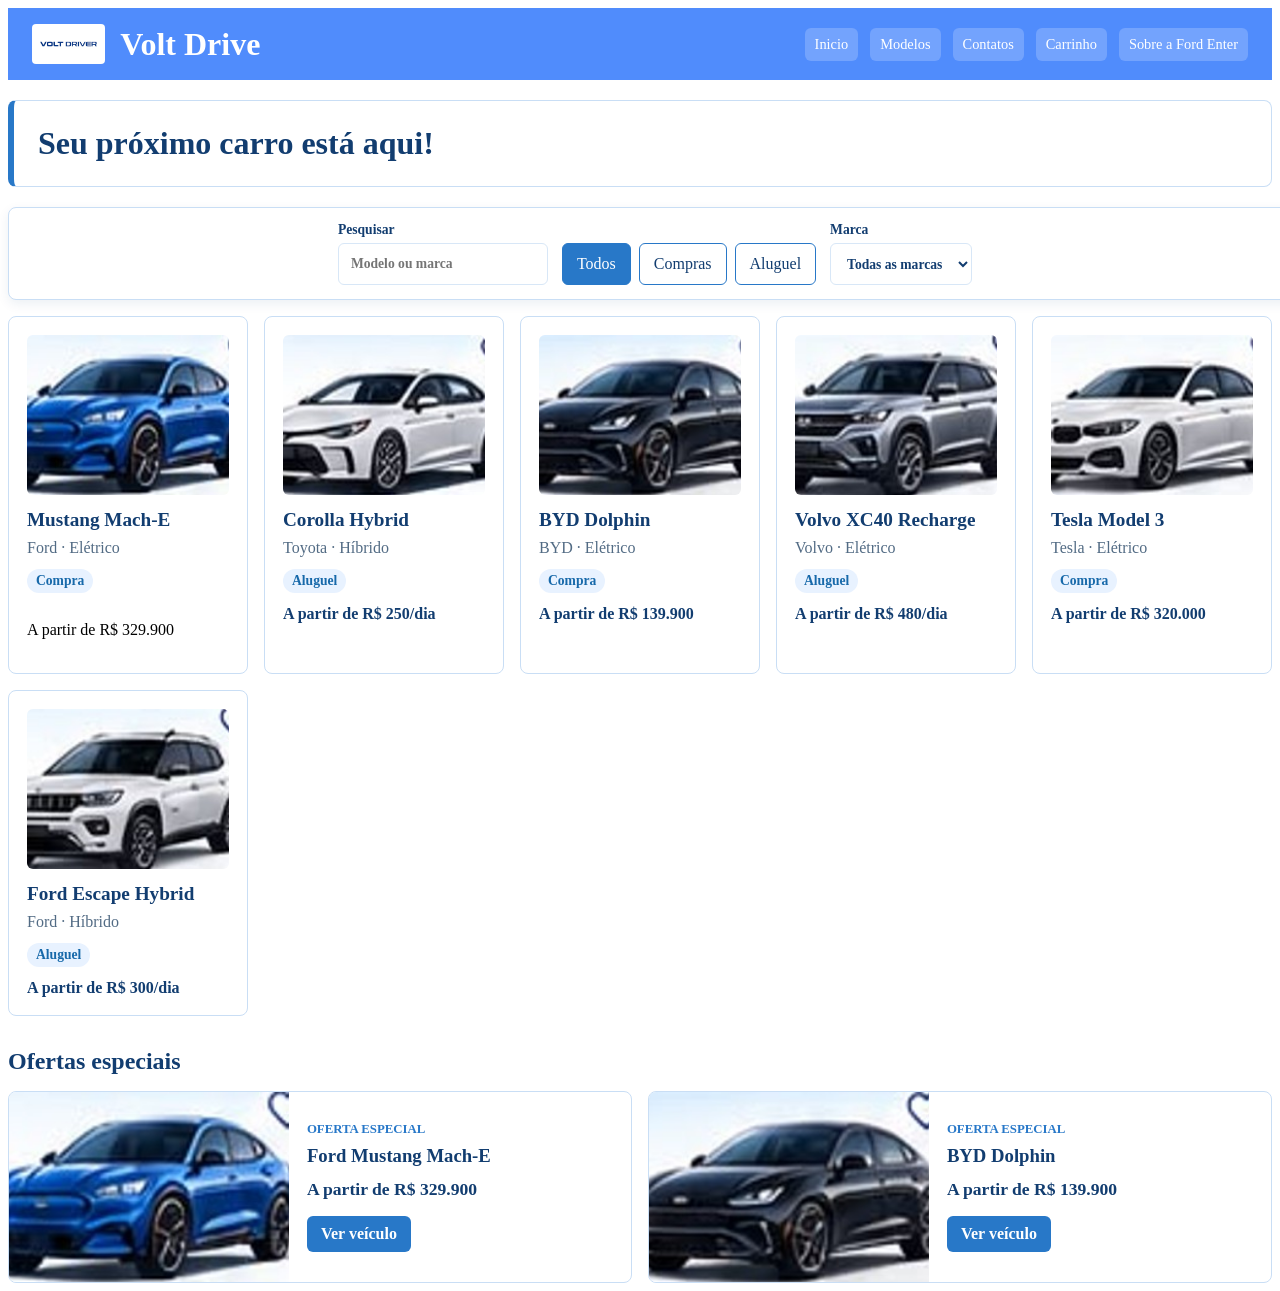
<file: index.html>
<!DOCTYPE html>
<html lang="pt-BR">
<head>
    <meta charset="UTF-8">
    <meta name="viewport" content="width=device-width, initial-scale=1.0">
    <link rel="stylesheet" href="home.css">
    <title>Ecomerce de Veículos Hibridos e Elétricos</title>
</head>

<body>
    <!-- Cabeçalho -->
        <section class="welcome-card">
            <div class="links">
                <header style="display: flex; align-items: center; gap: 15px;">
                    <!-- Seu Logotipo -->
                    <img src="logotipo.jpg" alt="Logo Volt Drive" style="height: 40px; border-radius: 4px;">
                    <h1 id="titulo">Volt Drive</h1>
                </header>


            <nav class="menu-principal">
                <a href="index.html" class="active">Inicio</a>
                <a href="modelos.html" class="active">Modelos</a>
                <a href="contatos.html" class="active">Contatos</a>
                <a href="carrinho.html" class="active">Carrinho</a>
                <a href="sobre_ford.html" class="active">Sobre a Ford Enter</a>
            </nav>
            </div>

            <div class="menuprimeira-linha">
                <div class="propaganda">
                    <h2>Seu próximo carro está aqui!</h2>
                </div>
            </div>

            <form class="menu-segunda-linha" role="search" aria-label="Filtrar veículos">
                <label class="campo-pesquisa">
                    <span>Pesquisar</span>
                    <input id="pesquisa-veiculos" type="search" placeholder="Modelo ou marca" autocomplete="off">
                </label>

                <div class="filtros-tipo" role="group" aria-label="Tipo de anúncio">
                    <button class="filtro-tipo ativo" type="button" data-filter="todos" aria-pressed="true">Todos</button>
                    <button class="filtro-tipo" type="button" data-filter="compra" aria-pressed="false">Compras</button>
                    <button class="filtro-tipo" type="button" data-filter="aluguel" aria-pressed="false">Aluguel</button>
                </div>

                <label class="campo-marca">
                    <span>Marca</span>
                    <select id="filtro-marca">
                        <option value="todas">Todas as marcas</option>
                        <option value="BYD">BYD</option>
                        <option value="Ford">Ford</option>
                        <option value="Tesla">Tesla</option>
                        <option value="Toyota">Toyota</option>
                        <option value="Volvo">Volvo</option>
                    </select>
                </label>
            </form>

            <p class="resultado-busca" id="resultado-busca" aria-live="polite"></p>

            <div class="carrinhos" id="lista-veiculos">
                <article class="card" id="mustang-mach-e" data-tipo="compra" data-marca="Ford">
                    <img class="imagem-veiculo" src="imagens/mustang-mach-e.jpg" alt="Ford Mustang Mach-E" loading="lazy">
                    <h2>Mustang Mach-E</h2>
                    <p class="detalhe-veiculo">Ford · Elétrico</p>
                    <p class="tipo-anuncio">Compra</p>
                    <p cl<:ass="preco-veiculo">A partir de R$ 329.900</p>
                </article>

                <article class="card" data-tipo="aluguel" data-marca="Toyota">
                    <img class="imagem-veiculo" src="imagens/corolla-hybrid.jpg" alt="Toyota Corolla Hybrid" loading="lazy">
                    <h2>Corolla Hybrid</h2>
                    <p class="detalhe-veiculo">Toyota · Híbrido</p>
                    <p class="tipo-anuncio">Aluguel</p>
                    <p class="preco-veiculo">A partir de R$ 250/dia</p>
                </article>

                <article class="card" id="byd-dolphin" data-tipo="compra" data-marca="BYD">
                    <img class="imagem-veiculo" src="imagens/byd-dolphin.jpg" alt="BYD Dolphin" loading="lazy">
                    <h2>BYD Dolphin</h2>
                    <p class="detalhe-veiculo">BYD · Elétrico</p>
                    <p class="tipo-anuncio">Compra</p>
                    <p class="preco-veiculo">A partir de R$ 139.900</p>
                </article>

                <article class="card" data-tipo="aluguel" data-marca="Volvo">
                    <img class="imagem-veiculo" src="imagens/volvo-xc40.jpg" alt="Volvo XC40 Recharge" loading="lazy">
                    <h2>Volvo XC40 Recharge</h2>
                    <p class="detalhe-veiculo">Volvo · Elétrico</p>
                    <p class="tipo-anuncio">Aluguel</p>
                    <p class="preco-veiculo">A partir de R$ 480/dia</p>
                </article>

                <article class="card" data-tipo="compra" data-marca="Tesla">
                    <img class="imagem-veiculo" src="imagens/tesla-model-3.jpg" alt="Tesla Model 3" loading="lazy">
                    <h2>Tesla Model 3</h2>
                    <p class="detalhe-veiculo">Tesla · Elétrico</p>
                    <p class="tipo-anuncio">Compra</p>
                    <p class="preco-veiculo">A partir de R$ 320.000</p>
                </article>

                <article class="card" data-tipo="aluguel" data-marca="Ford">
                    <img class="imagem-veiculo" src="imagens/ford-escape.jpg" alt="Ford Escape Hybrid" loading="lazy">
                    <h2>Ford Escape Hybrid</h2>
                    <p class="detalhe-veiculo">Ford · Híbrido</p>
                    <p class="tipo-anuncio">Aluguel</p>
                    <p class="preco-veiculo">A partir de R$ 300/dia</p>
                </article>
            </div>

            <section class="secao-promocoes" aria-labelledby="titulo-promocoes">
                <h2 id="titulo-promocoes">Ofertas especiais</h2>
                <div class="promocoes">
                    <article class="bloco-promocao">
                        <img src="imagens/mustang-mach-e.jpg" alt="Ford Mustang Mach-E azul" loading="lazy">
                        <div class="detalhes-promocao">
                            <p class="selo-promocao">Oferta especial</p>
                            <h3>Ford Mustang Mach-E</h3>
                            <p class="preco-promocional">A partir de R$ 329.900</p>
                            <a href="#mustang-mach-e">Ver veículo</a>
                        </div>
                    </article>

                    <article class="bloco-promocao">
                        <img src="imagens/byd-dolphin.jpg" alt="BYD Dolphin" loading="lazy">
                        <div class="detalhes-promocao">
                            <p class="selo-promocao">Oferta especial</p>
                            <h3>BYD Dolphin</h3>
                            <p class="preco-promocional">A partir de R$ 139.900</p>
                            <a href="#byd-dolphin">Ver veículo</a>
                        </div>
                    </article>
                </div>
            </section>
        </section>    </main>
</body>
</html>
</file>
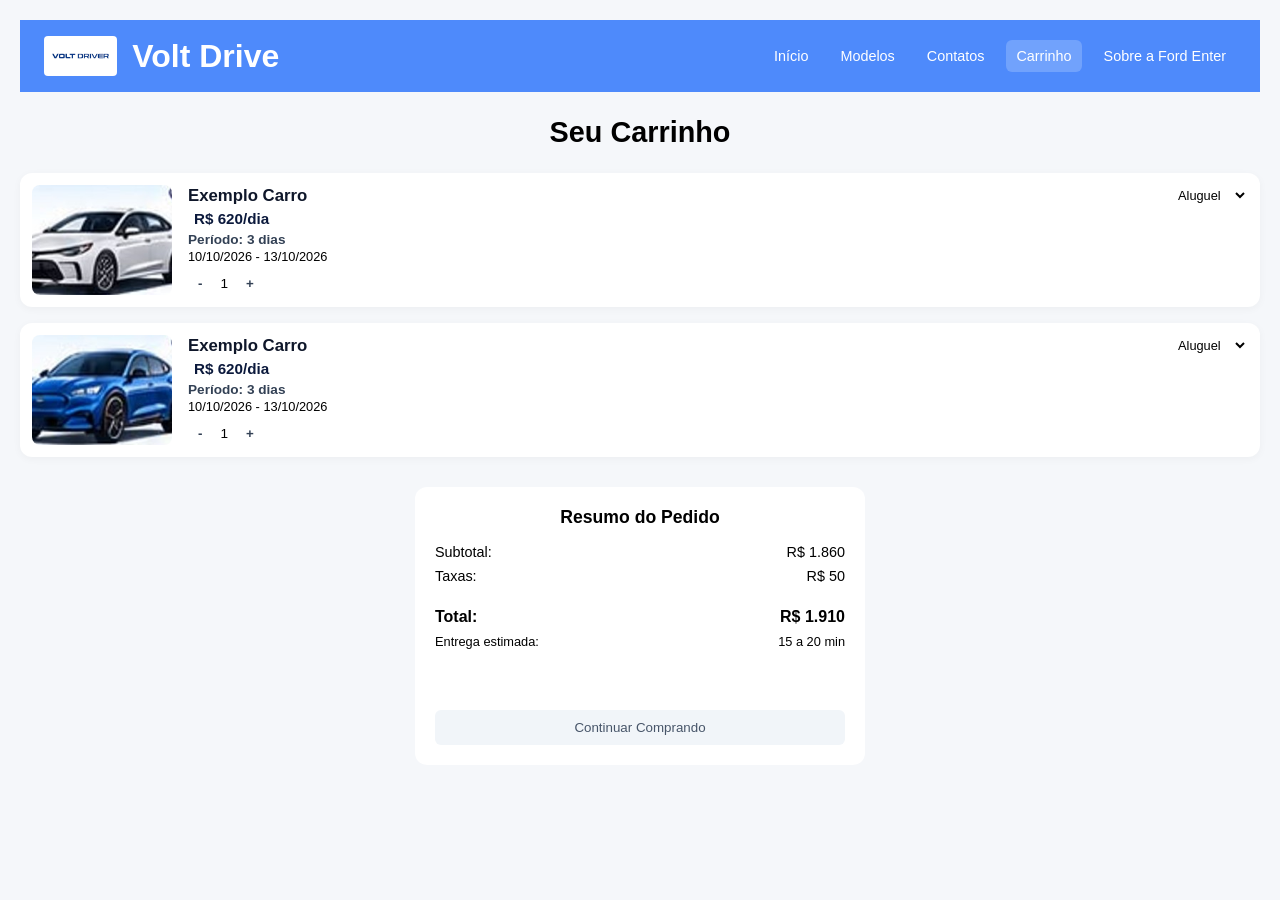
<file: carrinho.html>
<!DOCTYPE html>
<html lang="pt-BR">
<head>
    <meta charset="UTF-8">
    <meta name="viewport" content="width=device-width, initial-scale=1.0">
    <title>Carrinho - Volt Drive</title>
    <link rel="stylesheet" href="carrinho.css">
  <!-- <link rel="stylesheet" href="https://cdnjs.cloudflare.com/ajax/libs/font-awesome/6.4.0/css/all.min.css">-->
</head>
<body>
    <!-- Cabeçalho -->
        <section class="welcome-card">
            <div class="links">
                <header style="display: flex; align-items: center; gap: 15px;">
                    <!-- Seu Logotipo -->
                    <img src="logotipo.jpg" alt="Logo Volt Drive" style="height: 40px; border-radius: 4px;">
                    <h1 id="titulo">Volt Drive</h1>
                </header>


                <nav class="menu-principal">
                    <a href="index.html">Início</a>
                    <a href="modelos.html">Modelos</a>
                    <a href="contatos.html">Contatos</a>
                    <a href="carrinho.html" class="active">Carrinho</a>
                    <a href="sobre_ford.html">Sobre a Ford Enter</a>
                </nav>
            </div>
        </section>

      
        
        <div class="titulo-carrinho">
            <h2>Seu Carrinho</h2>
        </div>

    
        
        <section class="lista-produtos">
            
         
            <div class="produto-card">
                <div class="imagem-container">
                    <img src="corolla-hybrid.jpg" alt="Exemplo Carro">
                </div>
                <div class="produto-detalhes">
                    <div class="topo-card">
                        <h3>Exemplo Carro</h3>
                        <select class="select-tipo">
                            <option value="aluguel">Aluguel</option>
                            <option value="compra">Compra</option>
                        </select>
                    </div>

                    <div class="preco-eco">
                        <i class="fa-solid fa-leaf icone-eco"></i>
                        <span class="valor">R$ 620/dia</span>
                    </div>

                    <div class="periodo-info">
                        <p class="periodo-titulo">Período: 3 dias</p>
                        <p class="datas">10/10/2026 - 13/10/2026</p>
                    </div>

                    <div class="acoes-card">
                        <div class="controle-qtd">
                            <button class="btn-qtd">-</button>
                            <span>1</span>
                            <button class="btn-qtd">+</button>
                        </div>
                        <button class="btn-remover" title="Remover item">
                            <i class="fa-regular fa-trash-can"></i>
                        </button>
                    </div>
                </div>
            </div>

            <!-- CARD PRODUTO 2 -->
            <div class="produto-card">
                <div class="imagem-container">
                    <img src="mustang-mach-e.jpg" alt="Exemplo Carro">
                </div>
                <div class="produto-detalhes">
                    <div class="topo-card">
                        <h3>Exemplo Carro</h3>
                        <select class="select-tipo">
                            <option value="aluguel">Aluguel</option>
                            <option value="compra">Compra</option>
                        </select>
                    </div>

                    <div class="preco-eco">
                        <i class="fa-solid fa-leaf icone-eco"></i>
                        <span class="valor">R$ 620/dia</span>
                    </div>

                    <div class="periodo-info">
                        <p class="periodo-titulo">Período: 3 dias</p>
                        <p class="datas">10/10/2026 - 13/10/2026</p>
                    </div>

                    <div class="acoes-card">
                        <div class="controle-qtd">
                            <button class="btn-qtd">-</button>
                            <span>1</span>
                            <button class="btn-qtd">+</button>
                        </div>
                        <button class="btn-remover" title="Remover item">
                            <i class="fa-regular fa-trash-can"></i>
                        </button>
                    </div>
                </div>
            </div>

        </section>

        <section class="resumo-container">
            <h3>Resumo do Pedido</h3>
            
            <div class="linha-resumo">
                <span>Subtotal:</span>
                <span>R$ 1.860</span>
            </div>
            
            <div class="linha-resumo">
                <span>Taxas:</span>
                <span>R$ 50</span>
            </div>

            <hr>

            <div class="linha-resumo total">
                <strong>Total:</strong>
                <strong>R$ 1.910</strong>
            </div>

            <div class="linha-resumo estimativa">
                <span>Entrega estimada:</span>
                <span>15 a 20 min</span>
            </div>

            <!-- BOTÕES DE AÇÃO -->
            <div class="botoes-resumo">
                <button class="btn-finalizar">Finalizar</button>
                <button class="btn-continuar">Continuar Comprando</button>
            </div>
        </section>
    </main>
</body>
</html>
</file>
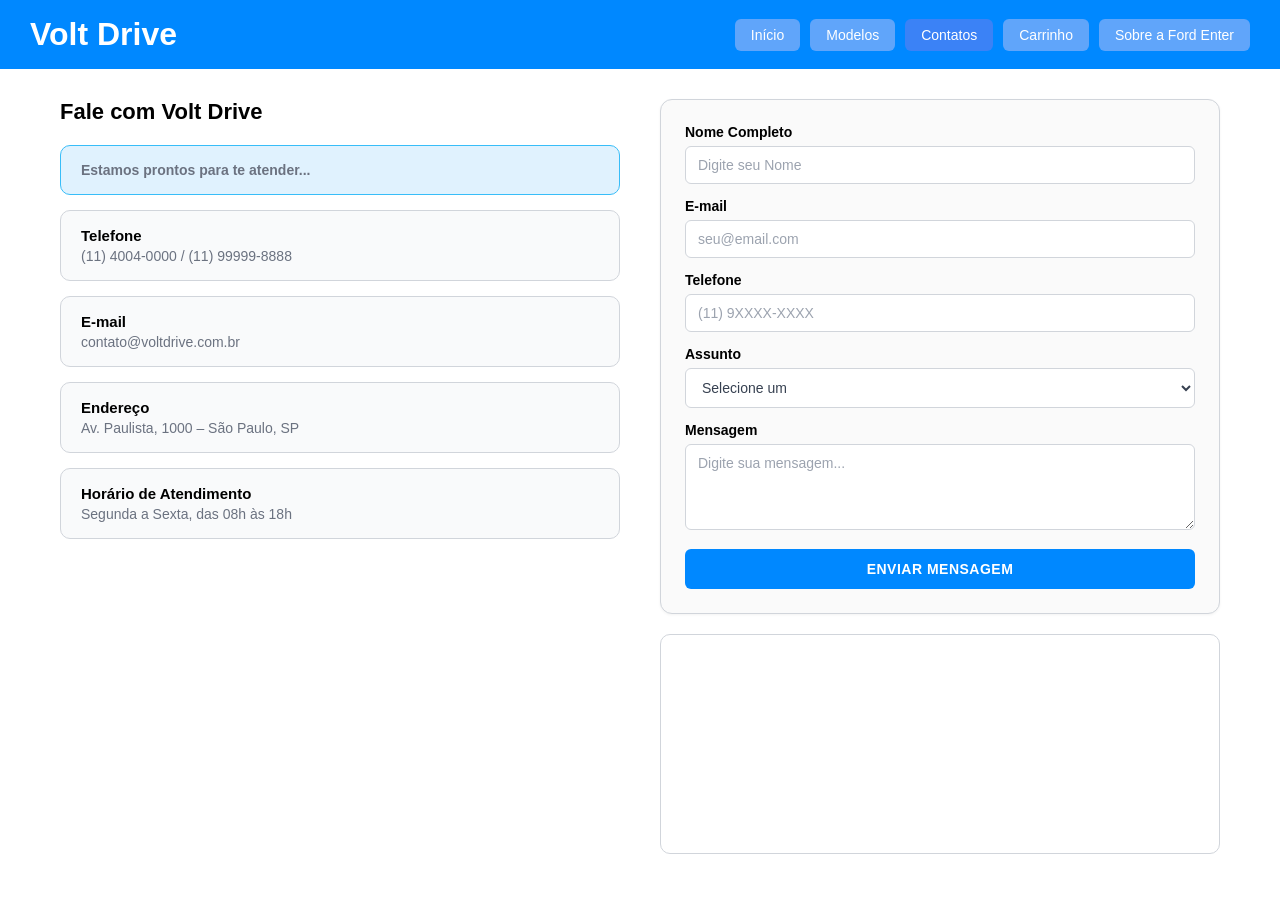
<file: Contatos - Volt Drive.html>
<!DOCTYPE html>
<!-- saved from url=(0035)http://127.0.0.1:5500/contatos.html -->
<html lang="en"><head <!doctype="" html=""><meta http-equiv="Content-Type" content="text/html; charset=UTF-8">


    
    <meta name="viewport" content="width=device-width, initial-scale=1.0">
    <title>Contatos - Volt Drive</title>
    <style>
        /* RESET E CONFIGURAÇÕES BÁSICAS */
        * {
            margin: 0;
            padding: 0;
            box-sizing: border-box;
            font-family: Arial, Helvetica, sans-serif;
        }

        body {
            background-color: #ffffff;
            color: #000000;
        }

        /* CABEÇALHO AZUL */
        header {
            background-color: #0088ff;
            padding: 16px 30px;
            display: flex;
            justify-content: space-between;
            align-items: center;
            width: 100%;
        }

        header h1 {
            color: #ffffff;
            font-family: Arial, Helvetica, sans-serif;
            font-size: 32px;
            font-weight: bold;
        }

        /* MENU DE NAVEGAÇÃO */
        nav.menu-principal {
            display: flex;
            align-items: center;
            gap: 10px;
        }

        nav.menu-principal a {
            color: #ffffff;
            text-decoration: none;
            background-color: #60a5fa;
            padding: 8px 16px;
            border-radius: 6px;
            font-size: 14px;
            font-weight: normal;
            transition: background-color 0.2s;
        }

        nav.menu-principal a:hover,
        nav.menu-principal a.active {
            background-color: #3b82f6;
        }

        /* CONTAINER PRINCIPAL EM DUAS COLUNAS */
        .container {
            max-width: 1200px;
            margin: 30px auto;
            padding: 0 20px;
            display: grid;
            grid-template-columns: 1fr 1fr;
            gap: 40px;
        }

        /* COLUNA ESQUERDA */
        .coluna-esquerda {
            display: flex;
            flex-direction: column;
            gap: 15px;
        }

        .coluna-esquerda h2.titulo-secao {
            font-size: 22px;
            font-weight: bold;
            color: #000000;
            margin-bottom: 5px;
        }

        .card {
            border: 1px solid #d1d5db;
            border-radius: 10px;
            padding: 16px 20px;
            background-color: #f9fafb;
        }

        .card-destaque {
            background-color: #e0f2fe;
            border: 1.5px solid #38bdf8;
            color: #334155;
            font-weight: bold;
        }

        .card h3 {
            font-size: 15px;
            color: #000000;
            margin-bottom: 4px;
            font-weight: bold;
        }

        .card p {
            font-size: 14px;
            color: #6b7280;
        }

        /* COLUNA DIREITA */
        .coluna-direita {
            display: flex;
            flex-direction: column;
            gap: 20px;
        }

        /* QUADRO COMPLETO DE PREENCHIMENTO */
        .quadro-preenchimento {
            border: 1px solid #d1d5db;
            border-radius: 12px;
            padding: 24px;
            background-color: #fafafa;
            box-shadow: 0 1px 3px rgba(0, 0, 0, 0.05);
        }

        .form-contato {
            display: flex;
            flex-direction: column;
            gap: 14px;
        }

        .campo {
            display: flex;
            flex-direction: column;
            gap: 6px;
        }

        .campo label {
            font-size: 14px;
            font-weight: bold;
            color: #000000;
        }

        .campo input,
        .campo select,
        .campo textarea {
            width: 100%;
            padding: 10px 12px;
            border: 1px solid #d1d5db;
            border-radius: 6px;
            font-size: 14px;
            outline: none;
            background-color: #ffffff;
            color: #374151;
        }

        .campo input::placeholder,
        .campo textarea::placeholder {
            color: #9ca3af;
        }

        .campo input:focus,
        .campo select:focus,
        .campo textarea:focus {
            border-color: #0088ff;
        }

        .btn-enviar {
            background-color: #0088ff;
            color: #ffffff;
            padding: 12px;
            border: none;
            border-radius: 6px;
            font-size: 14px;
            font-weight: bold;
            cursor: pointer;
            margin-top: 5px;
            text-transform: uppercase;
            letter-spacing: 0.5px;
            transition: background-color 0.2s;
        }

        .btn-enviar:hover {
            background-color: #0066cc;
        }

        /* MAPA */
        .mapa-box {
            border: 1px solid #d1d5db;
            border-radius: 10px;
            overflow: hidden;
            height: 220px;
        }

        .mapa-box iframe {
            width: 100%;
            height: 100%;
            border: 0;
        }

        /* NOTIFICAÇÃO TOAST */
        .toast {
            position: fixed;
            bottom: 20px;
            right: 20px;
            background-color: #10b981;
            color: white;
            padding: 12px 20px;
            border-radius: 6px;
            font-weight: bold;
            display: none;
        }

        /* RESPONSIVIDADE */
        @media (max-width: 768px) {
            header {
                flex-direction: column;
                gap: 15px;
            }
            .container {
                grid-template-columns: 1fr;
            }
        }
    </style>
<!-- Code injected by live-server -->
<script>
	// <![CDATA[  <-- For SVG support
	if ('WebSocket' in window) {
		(function () {
			function refreshCSS() {
				var sheets = [].slice.call(document.getElementsByTagName("link"));
				var head = document.getElementsByTagName("head")[0];
				for (var i = 0; i < sheets.length; ++i) {
					var elem = sheets[i];
					var parent = elem.parentElement || head;
					parent.removeChild(elem);
					var rel = elem.rel;
					if (elem.href && typeof rel != "string" || rel.length == 0 || rel.toLowerCase() == "stylesheet") {
						var url = elem.href.replace(/(&|\?)_cacheOverride=\d+/, '');
						elem.href = url + (url.indexOf('?') >= 0 ? '&' : '?') + '_cacheOverride=' + (new Date().valueOf());
					}
					parent.appendChild(elem);
				}
			}
			var protocol = window.location.protocol === 'http:' ? 'ws://' : 'wss://';
			var address = protocol + window.location.host + window.location.pathname + '/ws';
			var socket = new WebSocket(address);
			socket.onmessage = function (msg) {
				if (msg.data == 'reload') window.location.reload();
				else if (msg.data == 'refreshcss') refreshCSS();
			};
			if (sessionStorage && !sessionStorage.getItem('IsThisFirstTime_Log_From_LiveServer')) {
				console.log('Live reload enabled.');
				sessionStorage.setItem('IsThisFirstTime_Log_From_LiveServer', true);
			}
		})();
	}
	else {
		console.error('Upgrade your browser. This Browser is NOT supported WebSocket for Live-Reloading.');
	}
	// ]]>
</script>
</head>
<body>

    <!-- CABEÇALHO DA VOLT DRIVE -->
    <header>
        <h1>Volt Drive</h1>
        
        <nav class="menu-principal">
            <a href="http://127.0.0.1:5500/home.html">Início</a>
            <a href="http://127.0.0.1:5500/modelos.html">Modelos</a>
            <a href="http://127.0.0.1:5500/contatos.html" class="active">Contatos</a>
            <a href="http://127.0.0.1:5500/carrinho.html">Carrinho</a>
            <a href="http://127.0.0.1:5500/sobre_ford.html">Sobre a Ford Enter</a>
        </nav>
    </header>

    <!-- CONTEÚDO PRINCIPAL (LAYOUT LADO A LADO) -->
    <main class="container">

        <!-- COLUNA DA ESQUERDA -->
        <section class="coluna-esquerda">
            <h2 class="titulo-secao">Fale com Volt Drive</h2>

            <div class="card card-destaque">
                <p>Estamos prontos para te atender...</p>
            </div>

            <div class="card">
                <h3>Telefone</h3>
                <p>(11) 4004-0000 / (11) 99999-8888</p>
            </div>

            <div class="card">
                <h3>E-mail</h3>
                <p>contato@voltdrive.com.br</p>
            </div>

            <div class="card">
                <h3>Endereço</h3>
                <p>Av. Paulista, 1000 – São Paulo, SP</p>
            </div>

            <div class="card">
                <h3>Horário de Atendimento</h3>
                <p>Segunda a Sexta, das 08h às 18h</p>
            </div>
        </section>

        <!-- COLUNA DA DIREITA -->
        <section class="coluna-direita">
            
            <!-- QUADRO COMPLETO DE PREENCHIMENTO DO FORMULÁRIO -->
            <div class="quadro-preenchimento">
                <form id="formContato" class="form-contato">
                    <div class="campo">
                        <label for="nome">Nome Completo</label>
                        <input type="text" id="nome" name="nome" placeholder="Digite seu Nome" required="">
                    </div>

                    <div class="campo">
                        <label for="email">E-mail</label>
                        <input type="email" id="email" name="email" placeholder="seu@email.com" required="">
                    </div>

                    <div class="campo">
                        <label for="telefone">Telefone</label>
                        <input type="tel" id="telefone" name="telefone" placeholder="(11) 9XXXX-XXXX">
                    </div>

                    <div class="campo">
                        <label for="assunto">Assunto</label>
                        <select id="assunto" name="assunto" required="">
                            <option value="" disabled="" selected="">Selecione um</option>
                            <option value="duvidas">Dúvidas Gerais</option>
                            <option value="vendas">Vendas / Modelos</option>
                            <option value="suporte">Suporte Técnico</option>
                        </select>
                    </div>

                    <div class="campo">
                        <label for="mensagem">Mensagem</label>
                        <textarea id="mensagem" name="mensagem" rows="4" placeholder="Digite sua mensagem..." required=""></textarea>
                    </div>

                    <button type="submit" class="btn-enviar">ENVIAR MENSAGEM</button>
                </form>
            </div>

            <!-- ÁREA DO MAPA -->
            <div class="mapa-box">
                </div></section></main></body></html>
</file>
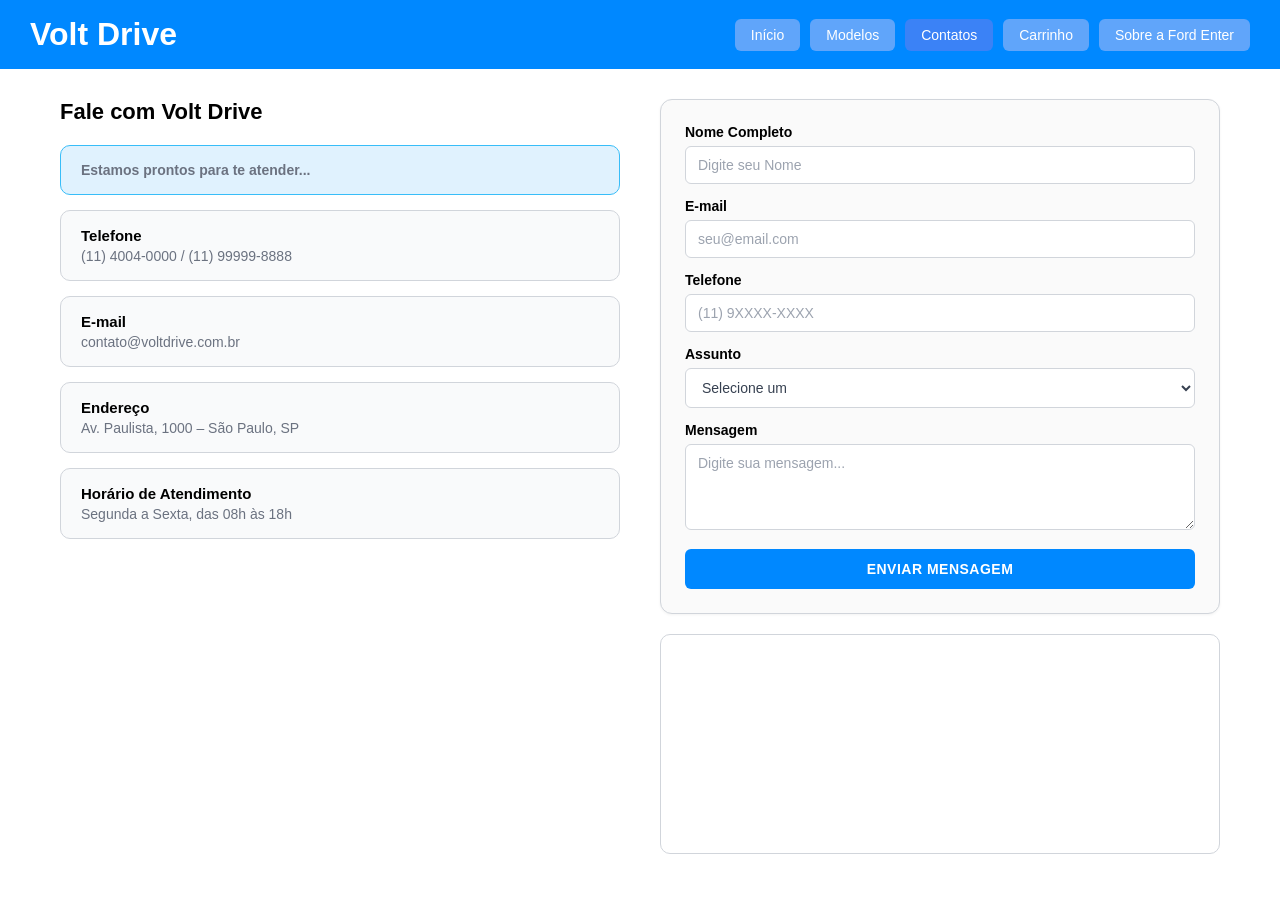
<file: contatos.html>
<!DOCTYPE html>
<!-- saved from url=(0035)http://127.0.0.1:5500/contatos.html -->
<html lang="en"><head <!doctype="" html=""><meta http-equiv="Content-Type" content="text/html; charset=UTF-8">


    
    <meta name="viewport" content="width=device-width, initial-scale=1.0">
    <title>Contatos - Volt Drive</title>
    <style>
        /* RESET E CONFIGURAÇÕES BÁSICAS */
        * {
            margin: 0;
            padding: 0;
            box-sizing: border-box;
            font-family: Arial, Helvetica, sans-serif;
        }

        body {
            background-color: #ffffff;
            color: #000000;
        }

        /* CABEÇALHO AZUL */
        header {
            background-color: #0088ff;
            padding: 16px 30px;
            display: flex;
            justify-content: space-between;
            align-items: center;
            width: 100%;
        }

        header h1 {
            color: #ffffff;
            font-family: Arial, Helvetica, sans-serif;
            font-size: 32px;
            font-weight: bold;
        }

        /* MENU DE NAVEGAÇÃO */
        nav.menu-principal {
            display: flex;
            align-items: center;
            gap: 10px;
        }

        nav.menu-principal a {
            color: #ffffff;
            text-decoration: none;
            background-color: #60a5fa;
            padding: 8px 16px;
            border-radius: 6px;
            font-size: 14px;
            font-weight: normal;
            transition: background-color 0.2s;
        }

        nav.menu-principal a:hover,
        nav.menu-principal a.active {
            background-color: #3b82f6;
        }

        /* CONTAINER PRINCIPAL EM DUAS COLUNAS */
        .container {
            max-width: 1200px;
            margin: 30px auto;
            padding: 0 20px;
            display: grid;
            grid-template-columns: 1fr 1fr;
            gap: 40px;
        }

        /* COLUNA ESQUERDA */
        .coluna-esquerda {
            display: flex;
            flex-direction: column;
            gap: 15px;
        }

        .coluna-esquerda h2.titulo-secao {
            font-size: 22px;
            font-weight: bold;
            color: #000000;
            margin-bottom: 5px;
        }

        .card {
            border: 1px solid #d1d5db;
            border-radius: 10px;
            padding: 16px 20px;
            background-color: #f9fafb;
        }

        .card-destaque {
            background-color: #e0f2fe;
            border: 1.5px solid #38bdf8;
            color: #334155;
            font-weight: bold;
        }

        .card h3 {
            font-size: 15px;
            color: #000000;
            margin-bottom: 4px;
            font-weight: bold;
        }

        .card p {
            font-size: 14px;
            color: #6b7280;
        }

        /* COLUNA DIREITA */
        .coluna-direita {
            display: flex;
            flex-direction: column;
            gap: 20px;
        }

        /* QUADRO COMPLETO DE PREENCHIMENTO */
        .quadro-preenchimento {
            border: 1px solid #d1d5db;
            border-radius: 12px;
            padding: 24px;
            background-color: #fafafa;
            box-shadow: 0 1px 3px rgba(0, 0, 0, 0.05);
        }

        .form-contato {
            display: flex;
            flex-direction: column;
            gap: 14px;
        }

        .campo {
            display: flex;
            flex-direction: column;
            gap: 6px;
        }

        .campo label {
            font-size: 14px;
            font-weight: bold;
            color: #000000;
        }

        .campo input,
        .campo select,
        .campo textarea {
            width: 100%;
            padding: 10px 12px;
            border: 1px solid #d1d5db;
            border-radius: 6px;
            font-size: 14px;
            outline: none;
            background-color: #ffffff;
            color: #374151;
        }

        .campo input::placeholder,
        .campo textarea::placeholder {
            color: #9ca3af;
        }

        .campo input:focus,
        .campo select:focus,
        .campo textarea:focus {
            border-color: #0088ff;
        }

        .btn-enviar {
            background-color: #0088ff;
            color: #ffffff;
            padding: 12px;
            border: none;
            border-radius: 6px;
            font-size: 14px;
            font-weight: bold;
            cursor: pointer;
            margin-top: 5px;
            text-transform: uppercase;
            letter-spacing: 0.5px;
            transition: background-color 0.2s;
        }

        .btn-enviar:hover {
            background-color: #0066cc;
        }

        /* MAPA */
        .mapa-box {
            border: 1px solid #d1d5db;
            border-radius: 10px;
            overflow: hidden;
            height: 220px;
        }

        .mapa-box iframe {
            width: 100%;
            height: 100%;
            border: 0;
        }

        /* NOTIFICAÇÃO TOAST */
        .toast {
            position: fixed;
            bottom: 20px;
            right: 20px;
            background-color: #10b981;
            color: white;
            padding: 12px 20px;
            border-radius: 6px;
            font-weight: bold;
            display: none;
        }

        /* RESPONSIVIDADE */
        @media (max-width: 768px) {
            header {
                flex-direction: column;
                gap: 15px;
            }
            .container {
                grid-template-columns: 1fr;
            }
        }
    </style>
<!-- Code injected by live-server -->
<script>
	// <![CDATA[  <-- For SVG support
	if ('WebSocket' in window) {
		(function () {
			function refreshCSS() {
				var sheets = [].slice.call(document.getElementsByTagName("link"));
				var head = document.getElementsByTagName("head")[0];
				for (var i = 0; i < sheets.length; ++i) {
					var elem = sheets[i];
					var parent = elem.parentElement || head;
					parent.removeChild(elem);
					var rel = elem.rel;
					if (elem.href && typeof rel != "string" || rel.length == 0 || rel.toLowerCase() == "stylesheet") {
						var url = elem.href.replace(/(&|\?)_cacheOverride=\d+/, '');
						elem.href = url + (url.indexOf('?') >= 0 ? '&' : '?') + '_cacheOverride=' + (new Date().valueOf());
					}
					parent.appendChild(elem);
				}
			}
			var protocol = window.location.protocol === 'http:' ? 'ws://' : 'wss://';
			var address = protocol + window.location.host + window.location.pathname + '/ws';
			var socket = new WebSocket(address);
			socket.onmessage = function (msg) {
				if (msg.data == 'reload') window.location.reload();
				else if (msg.data == 'refreshcss') refreshCSS();
			};
			if (sessionStorage && !sessionStorage.getItem('IsThisFirstTime_Log_From_LiveServer')) {
				console.log('Live reload enabled.');
				sessionStorage.setItem('IsThisFirstTime_Log_From_LiveServer', true);
			}
		})();
	}
	else {
		console.error('Upgrade your browser. This Browser is NOT supported WebSocket for Live-Reloading.');
	}
	// ]]>
</script>
</head>
<body>

    <!-- CABEÇALHO DA VOLT DRIVE -->
    <header>
        <h1>Volt Drive</h1>
        
        <nav class="menu-principal">
            <a href="index.html">Início</a>
            <a href="modelos.html">Modelos</a>
            <a href="contatos.html" class="active">Contatos</a>
            <a href="carrinho.html">Carrinho</a>
            <a href="sobre_ford.html">Sobre a Ford Enter</a>
        </nav>
    </header>

    <!-- CONTEÚDO PRINCIPAL (LAYOUT LADO A LADO) -->
    <main class="container">

        <!-- COLUNA DA ESQUERDA -->
        <section class="coluna-esquerda">
            <h2 class="titulo-secao">Fale com Volt Drive</h2>

            <div class="card card-destaque">
                <p>Estamos prontos para te atender...</p>
            </div>

            <div class="card">
                <h3>Telefone</h3>
                <p>(11) 4004-0000 / (11) 99999-8888</p>
            </div>

            <div class="card">
                <h3>E-mail</h3>
                <p>contato@voltdrive.com.br</p>
            </div>

            <div class="card">
                <h3>Endereço</h3>
                <p>Av. Paulista, 1000 – São Paulo, SP</p>
            </div>

            <div class="card">
                <h3>Horário de Atendimento</h3>
                <p>Segunda a Sexta, das 08h às 18h</p>
            </div>
        </section>

        <!-- COLUNA DA DIREITA -->
        <section class="coluna-direita">
            
            <!-- QUADRO COMPLETO DE PREENCHIMENTO DO FORMULÁRIO -->
            <div class="quadro-preenchimento">
                <form id="formContato" class="form-contato">
                    <div class="campo">
                        <label for="nome">Nome Completo</label>
                        <input type="text" id="nome" name="nome" placeholder="Digite seu Nome" required="">
                    </div>

                    <div class="campo">
                        <label for="email">E-mail</label>
                        <input type="email" id="email" name="email" placeholder="seu@email.com" required="">
                    </div>

                    <div class="campo">
                        <label for="telefone">Telefone</label>
                        <input type="tel" id="telefone" name="telefone" placeholder="(11) 9XXXX-XXXX">
                    </div>

                    <div class="campo">
                        <label for="assunto">Assunto</label>
                        <select id="assunto" name="assunto" required="">
                            <option value="" disabled="" selected="">Selecione um</option>
                            <option value="duvidas">Dúvidas Gerais</option>
                            <option value="vendas">Vendas / Modelos</option>
                            <option value="suporte">Suporte Técnico</option>
                        </select>
                    </div>

                    <div class="campo">
                        <label for="mensagem">Mensagem</label>
                        <textarea id="mensagem" name="mensagem" rows="4" placeholder="Digite sua mensagem..." required=""></textarea>
                    </div>

                    <button type="submit" class="btn-enviar">ENVIAR MENSAGEM</button>
                </form>
            </div>

            <!-- ÁREA DO MAPA -->
            <div class="mapa-box">
                </div></section></main></body></html>
</file>
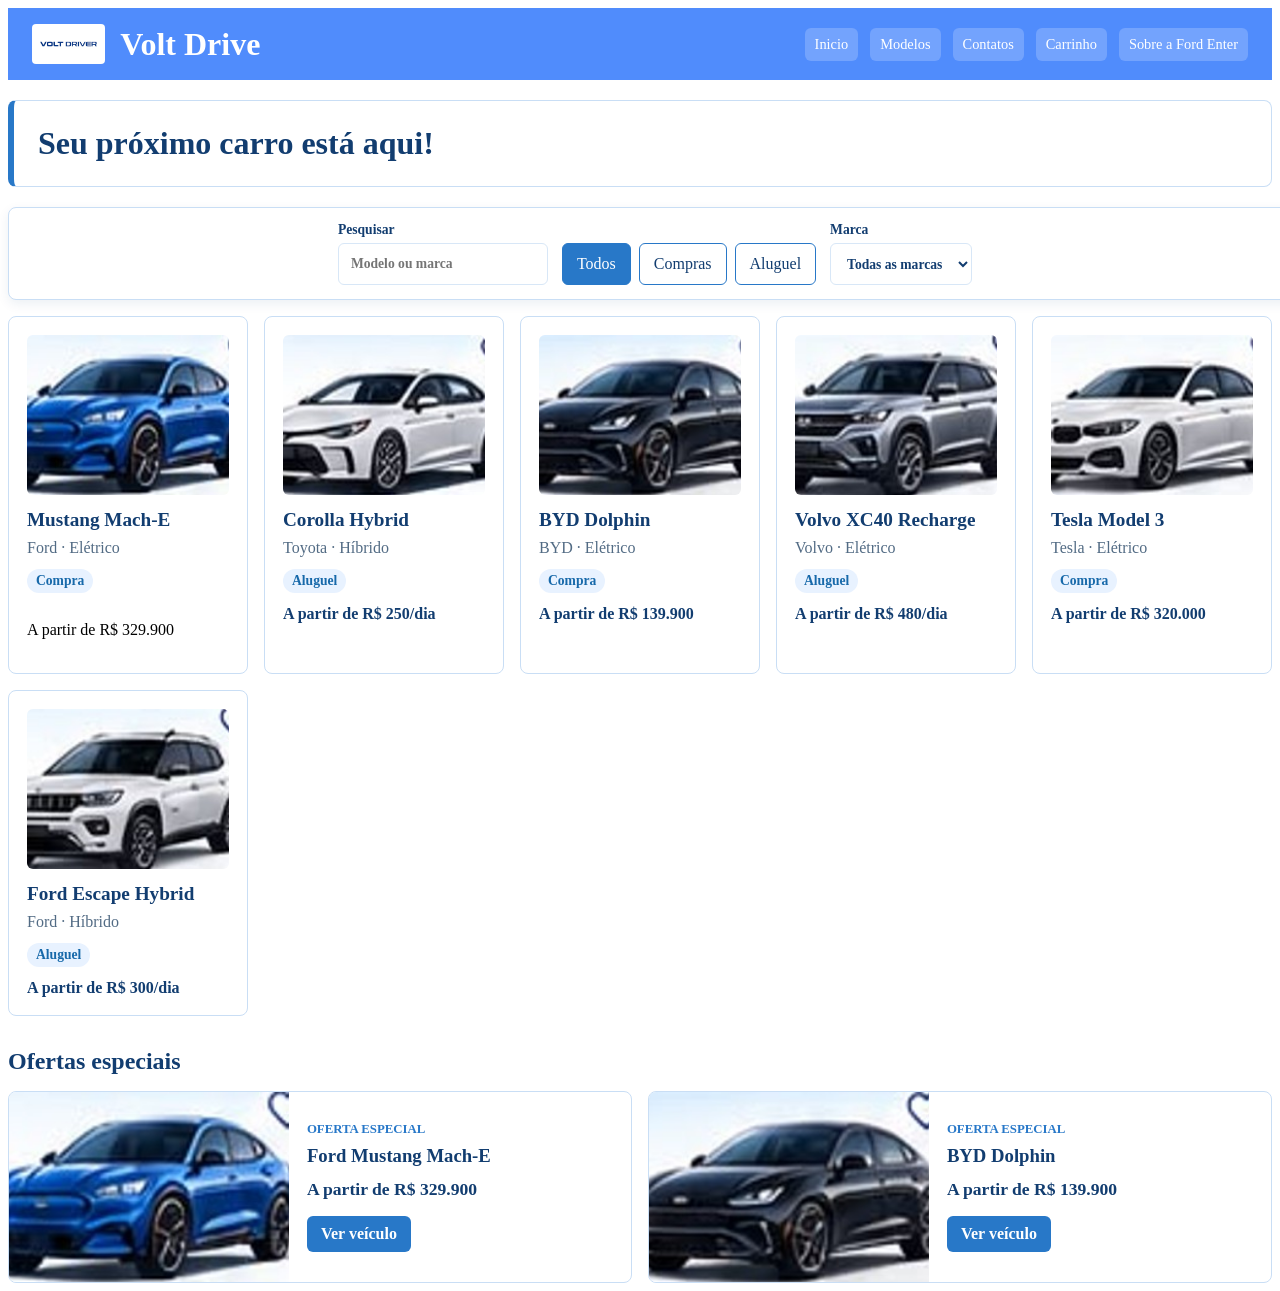
<file: home.html>
<!DOCTYPE html>
<html lang="pt-BR">
<head>
    <meta charset="UTF-8">
    <meta name="viewport" content="width=device-width, initial-scale=1.0">
    <link rel="stylesheet" href="home.css">
    <title>Ecomerce de Veículos Hibridos e Elétricos</title>
</head>

<body>
    <!-- Cabeçalho -->
        <section class="welcome-card">
            <div class="links">
                <header style="display: flex; align-items: center; gap: 15px;">
                    <!-- Seu Logotipo -->
                    <img src="logotipo.jpg" alt="Logo Volt Drive" style="height: 40px; border-radius: 4px;">
                    <h1 id="titulo">Volt Drive</h1>
                </header>


            <nav class="menu-principal">
                <a href="home.html" class="active">Inicio</a>
                <a href="modelos.html" class="active">Modelos</a>
                <a href="contatos.html" class="active">Contatos</a>
                <a href="carrinho.html" class="active">Carrinho</a>
                <a href="sobre_ford.html" class="active">Sobre a Ford Enter</a>
            </nav>
            </div>

            <div class="menuprimeira-linha">
                <div class="propaganda">
                    <h2>Seu próximo carro está aqui!</h2>
                </div>
            </div>

            <form class="menu-segunda-linha" role="search" aria-label="Filtrar veículos">
                <label class="campo-pesquisa">
                    <span>Pesquisar</span>
                    <input id="pesquisa-veiculos" type="search" placeholder="Modelo ou marca" autocomplete="off">
                </label>

                <div class="filtros-tipo" role="group" aria-label="Tipo de anúncio">
                    <button class="filtro-tipo ativo" type="button" data-filter="todos" aria-pressed="true">Todos</button>
                    <button class="filtro-tipo" type="button" data-filter="compra" aria-pressed="false">Compras</button>
                    <button class="filtro-tipo" type="button" data-filter="aluguel" aria-pressed="false">Aluguel</button>
                </div>

                <label class="campo-marca">
                    <span>Marca</span>
                    <select id="filtro-marca">
                        <option value="todas">Todas as marcas</option>
                        <option value="BYD">BYD</option>
                        <option value="Ford">Ford</option>
                        <option value="Tesla">Tesla</option>
                        <option value="Toyota">Toyota</option>
                        <option value="Volvo">Volvo</option>
                    </select>
                </label>
            </form>

            <p class="resultado-busca" id="resultado-busca" aria-live="polite"></p>

            <div class="carrinhos" id="lista-veiculos">
                <article class="card" id="mustang-mach-e" data-tipo="compra" data-marca="Ford">
                    <img class="imagem-veiculo" src="imagens/mustang-mach-e.jpg" alt="Ford Mustang Mach-E" loading="lazy">
                    <h2>Mustang Mach-E</h2>
                    <p class="detalhe-veiculo">Ford · Elétrico</p>
                    <p class="tipo-anuncio">Compra</p>
                    <p cl<:ass="preco-veiculo">A partir de R$ 329.900</p>
                </article>

                <article class="card" data-tipo="aluguel" data-marca="Toyota">
                    <img class="imagem-veiculo" src="imagens/corolla-hybrid.jpg" alt="Toyota Corolla Hybrid" loading="lazy">
                    <h2>Corolla Hybrid</h2>
                    <p class="detalhe-veiculo">Toyota · Híbrido</p>
                    <p class="tipo-anuncio">Aluguel</p>
                    <p class="preco-veiculo">A partir de R$ 250/dia</p>
                </article>

                <article class="card" id="byd-dolphin" data-tipo="compra" data-marca="BYD">
                    <img class="imagem-veiculo" src="imagens/byd-dolphin.jpg" alt="BYD Dolphin" loading="lazy">
                    <h2>BYD Dolphin</h2>
                    <p class="detalhe-veiculo">BYD · Elétrico</p>
                    <p class="tipo-anuncio">Compra</p>
                    <p class="preco-veiculo">A partir de R$ 139.900</p>
                </article>

                <article class="card" data-tipo="aluguel" data-marca="Volvo">
                    <img class="imagem-veiculo" src="imagens/volvo-xc40.jpg" alt="Volvo XC40 Recharge" loading="lazy">
                    <h2>Volvo XC40 Recharge</h2>
                    <p class="detalhe-veiculo">Volvo · Elétrico</p>
                    <p class="tipo-anuncio">Aluguel</p>
                    <p class="preco-veiculo">A partir de R$ 480/dia</p>
                </article>

                <article class="card" data-tipo="compra" data-marca="Tesla">
                    <img class="imagem-veiculo" src="imagens/tesla-model-3.jpg" alt="Tesla Model 3" loading="lazy">
                    <h2>Tesla Model 3</h2>
                    <p class="detalhe-veiculo">Tesla · Elétrico</p>
                    <p class="tipo-anuncio">Compra</p>
                    <p class="preco-veiculo">A partir de R$ 320.000</p>
                </article>

                <article class="card" data-tipo="aluguel" data-marca="Ford">
                    <img class="imagem-veiculo" src="imagens/ford-escape.jpg" alt="Ford Escape Hybrid" loading="lazy">
                    <h2>Ford Escape Hybrid</h2>
                    <p class="detalhe-veiculo">Ford · Híbrido</p>
                    <p class="tipo-anuncio">Aluguel</p>
                    <p class="preco-veiculo">A partir de R$ 300/dia</p>
                </article>
            </div>

            <section class="secao-promocoes" aria-labelledby="titulo-promocoes">
                <h2 id="titulo-promocoes">Ofertas especiais</h2>
                <div class="promocoes">
                    <article class="bloco-promocao">
                        <img src="imagens/mustang-mach-e.jpg" alt="Ford Mustang Mach-E azul" loading="lazy">
                        <div class="detalhes-promocao">
                            <p class="selo-promocao">Oferta especial</p>
                            <h3>Ford Mustang Mach-E</h3>
                            <p class="preco-promocional">A partir de R$ 329.900</p>
                            <a href="#mustang-mach-e">Ver veículo</a>
                        </div>
                    </article>

                    <article class="bloco-promocao">
                        <img src="imagens/byd-dolphin.jpg" alt="BYD Dolphin" loading="lazy">
                        <div class="detalhes-promocao">
                            <p class="selo-promocao">Oferta especial</p>
                            <h3>BYD Dolphin</h3>
                            <p class="preco-promocional">A partir de R$ 139.900</p>
                            <a href="#byd-dolphin">Ver veículo</a>
                        </div>
                    </article>
                </div>
            </section>
        </section>    </main>
</body>
</html>
</file>
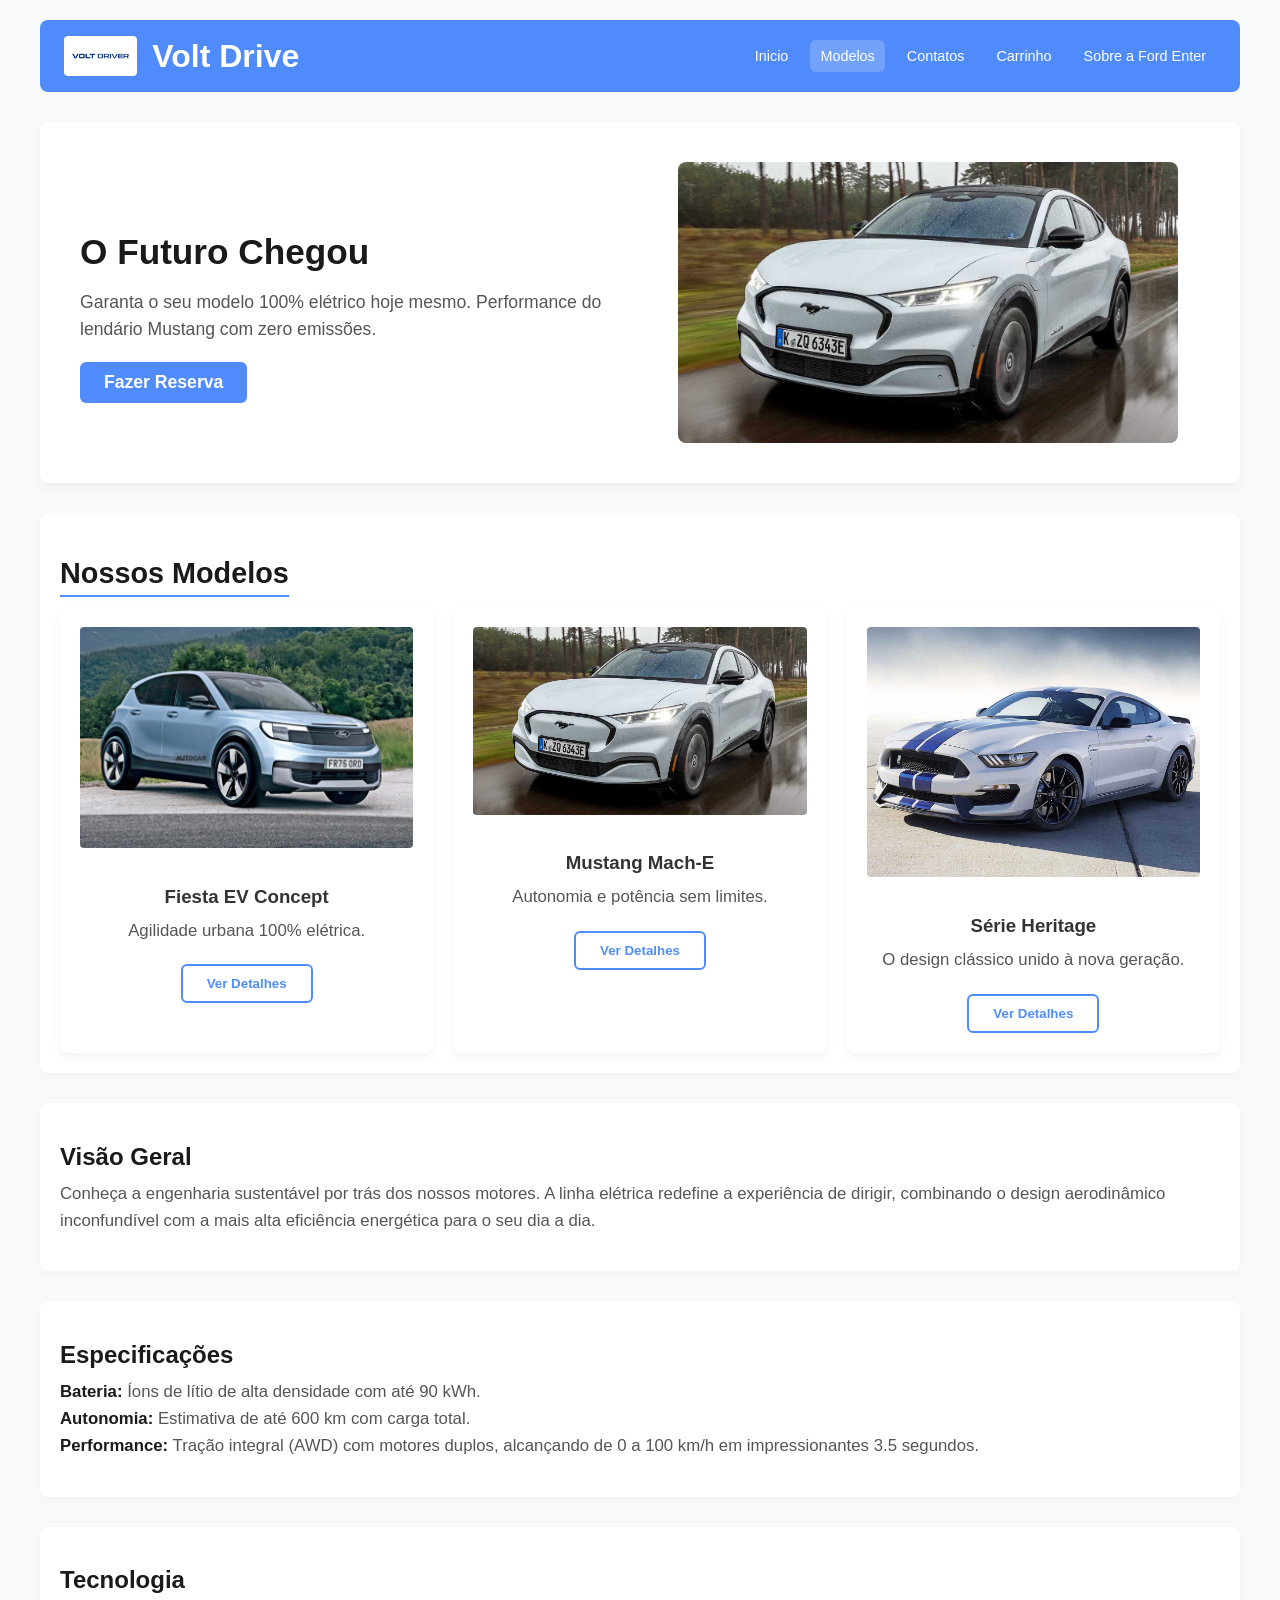
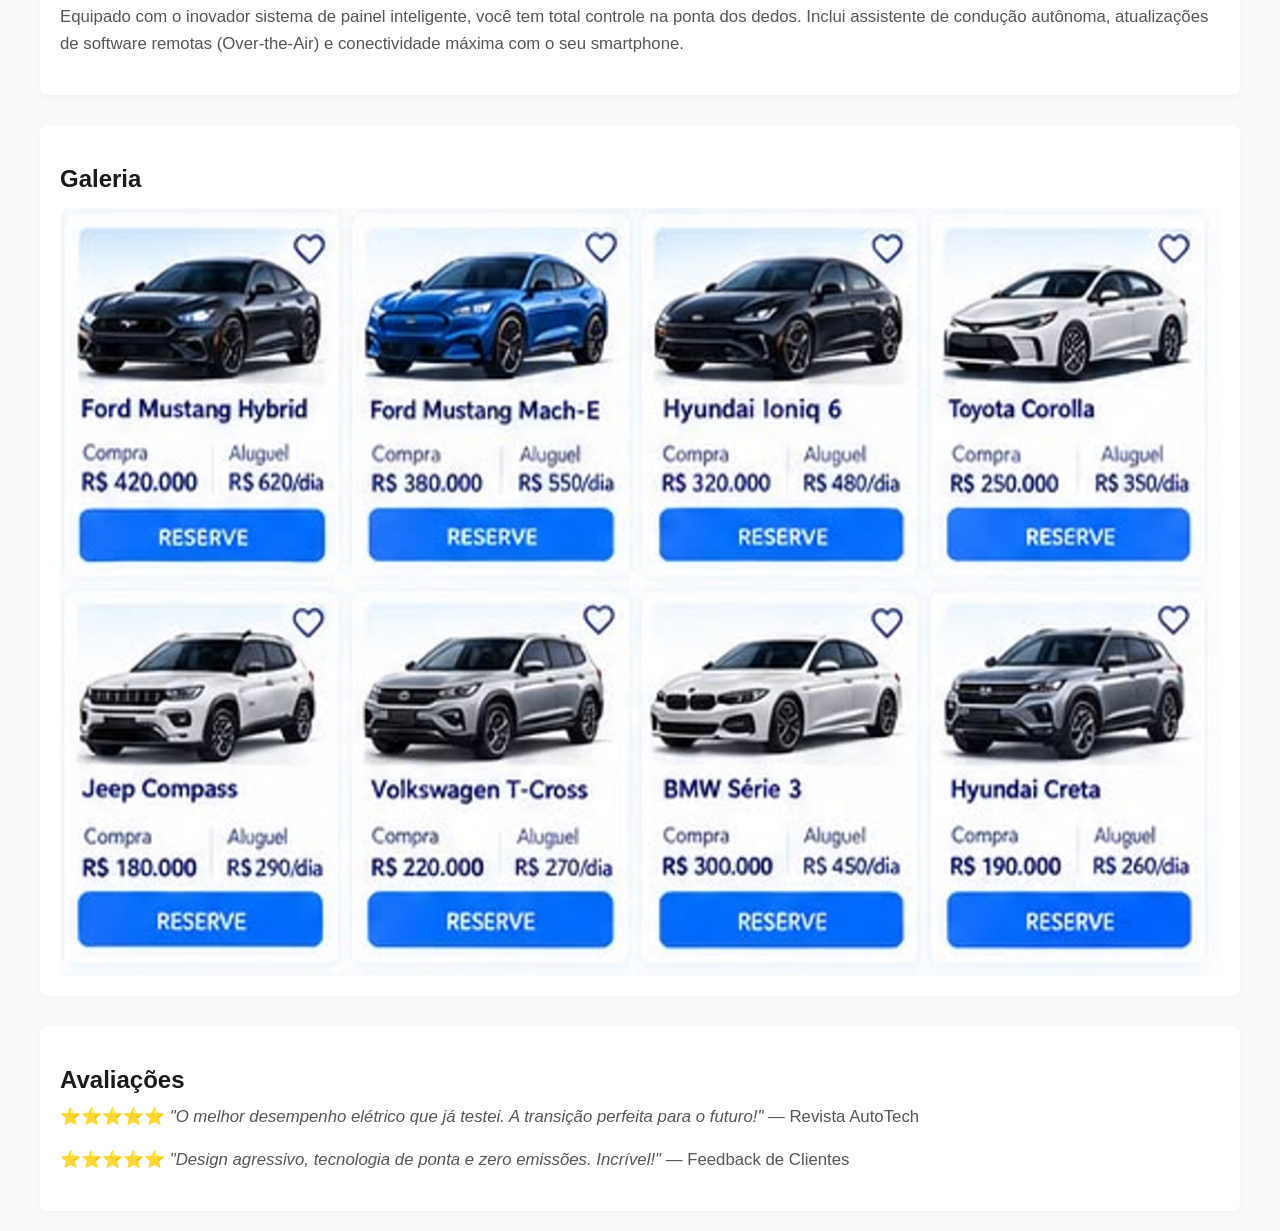
<file: modelos.html>
<!DOCTYPE html>
<html lang="pt-BR">
<head>
    <meta charset="UTF-8">
    <meta name="viewport" content="width=device-width, initial-scale=1.0">
    <!-- Link para o seu arquivo CSS -->
    <link rel="stylesheet" href="style.css">
    <title>Volt Drive - Página do Carro</title>
</head>
<body>

    <main class="container"> 
        
        <!-- Cabeçalho -->
        <section class="welcome-card">
            <div class="links">
                <header style="display: flex; align-items: center; gap: 15px;">
                    <!-- Seu Logotipo -->
                    <img src="logotipo.jpg" alt="Logo Volt Drive" style="height: 40px; border-radius: 4px;">
                    <h1 id="titulo">Volt Drive</h1>
                </header>

                <nav class="menu-principal">
                    <a href="index.html">Inicio</a>
                    <a href="modelos.html" class="active">Modelos</a>
                    <a href="contatos.html">Contatos</a>
                    <a href="carrinho.html">Carrinho</a>
                    <a href="sobre_ford.html">Sobre a Ford Enter</a>
                </nav>
            </div>
        </section>

        <!-- Seção: Reservar Agora -->
        <section class="reservar-hero">
            <div class="texto-reserva">
                <h2>O Futuro Chegou</h2>
                <p>Garanta o seu modelo 100% elétrico hoje mesmo. Performance do lendário Mustang com zero emissões.</p>
                <button class="btn-primario">Fazer Reserva</button>
            </div>
            <div class="imagem-reserva">
                <!-- Imagem do Mustang Mach-E em destaque -->
                <img src="ford-mustang-mach-e-2021-im-test.jpg" alt="Mustang Mach-E 2021">
            </div>
        </section>

        <!-- Seção: Nossos Modelos -->
        <section class="informações">
            <h2 class="titulo-secao">Nossos Modelos</h2>
            
            <div class="grid-modelos">
                <!-- Modelo 1 -->
                <div class="card-carro">
                    <img src="ford_fiesta_ev_render-transformed.png" alt="Ford Fiesta EV Render">
                    <h3>Fiesta EV Concept</h3>
                    <p>Agilidade urbana 100% elétrica.</p>
                    <button class="btn-secundario">Ver Detalhes</button>
                </div>

                <!-- Modelo 2 -->
                <div class="card-carro">
                    <img src="ford-mustang-mach-e-2021-im-test.jpg" alt="Mustang Mach-E">
                    <h3>Mustang Mach-E</h3>
                    <p>Autonomia e potência sem limites.</p>
                    <button class="btn-secundario">Ver Detalhes</button>
                </div>

                <!-- Modelo 3 -->
                <div class="card-carro">
                    <img src="Mst1_04012017_4812_1280_960.jpg" alt="Mustang Clássico">
                    <h3>Série Heritage</h3>
                    <p>O design clássico unido à nova geração.</p>
                    <button class="btn-secundario">Ver Detalhes</button>
                </div>
            </div>
        </section>

        <!-- Seções de Informações -->
        <section class="informações">
            <h2>Visão Geral</h2>
            <p>Conheça a engenharia sustentável por trás dos nossos motores. A linha elétrica redefine a experiência de dirigir, combinando o design aerodinâmico inconfundível com a mais alta eficiência energética para o seu dia a dia.</p>
        </section>

        <section class="informações">
            <h2>Especificações</h2>
            <p><strong>Bateria:</strong> Íons de lítio de alta densidade com até 90 kWh.<br>
               <strong>Autonomia:</strong> Estimativa de até 600 km com carga total.<br>
               <strong>Performance:</strong> Tração integral (AWD) com motores duplos, alcançando de 0 a 100 km/h em impressionantes 3.5 segundos.</p>
        </section>

        <section class="informações">
            <h2>Tecnologia</h2>
            <p>Equipado com o inovador sistema de painel inteligente, você tem total controle na ponta dos dedos. Inclui assistente de condução autônoma, atualizações de software remotas (Over-the-Air) e conectividade máxima com o seu smartphone.</p>
        </section>

        <section class="informações">
            <h2>Galeria</h2>
            <div class="imagem-reserva" style="margin-top: 15px;">
                <!-- Imagem unificada de Modelos para a galeria -->
                <img src="Modelos.png" alt="Galeria de Modelos" style="max-width: 100%; border-radius: 8px;">
            </div>
        </section>

        <section class="informações">
            <h2>Avaliações</h2>
            <p>⭐⭐⭐⭐⭐ <em>"O melhor desempenho elétrico que já testei. A transição perfeita para o futuro!"</em> — Revista AutoTech</p>
            <p>⭐⭐⭐⭐⭐ <em>"Design agressivo, tecnologia de ponta e zero emissões. Incrível!"</em> — Feedback de Clientes</p>
        </section>

    </main>
</body>
</html>
</file>
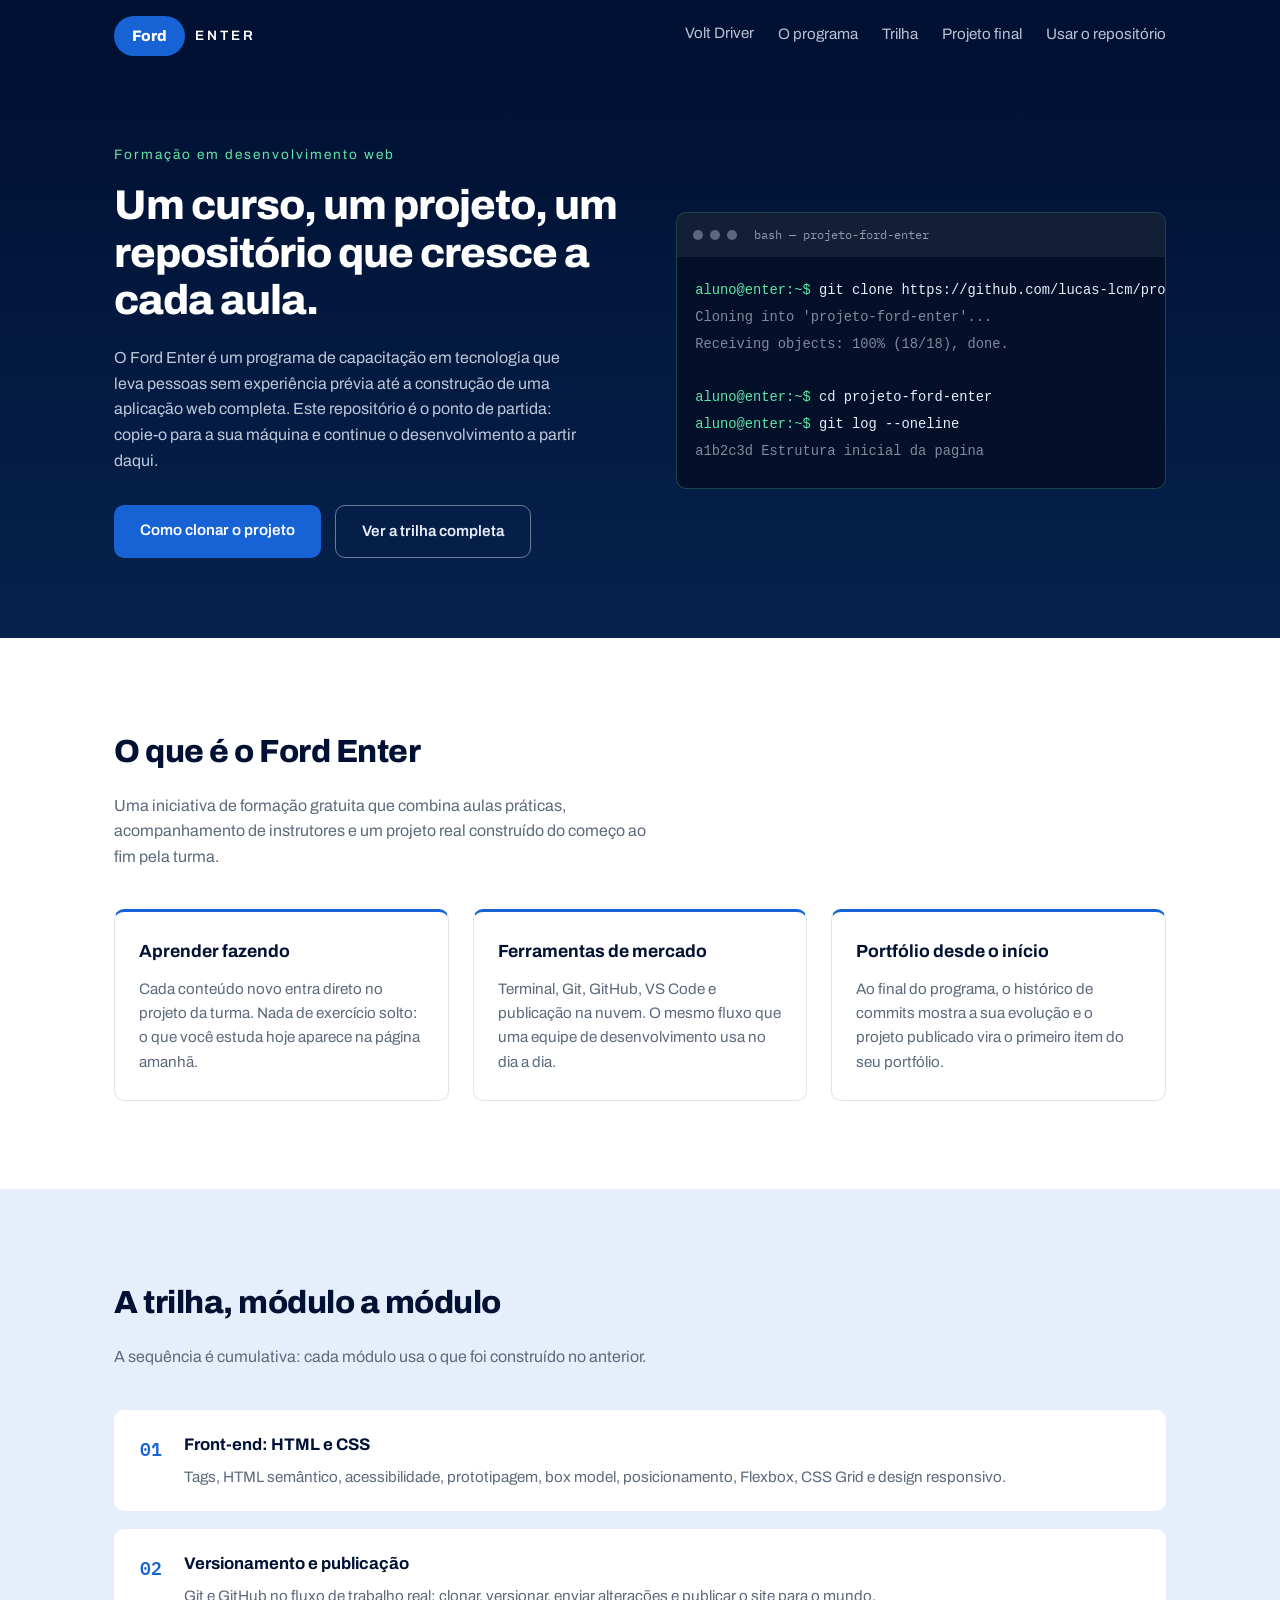
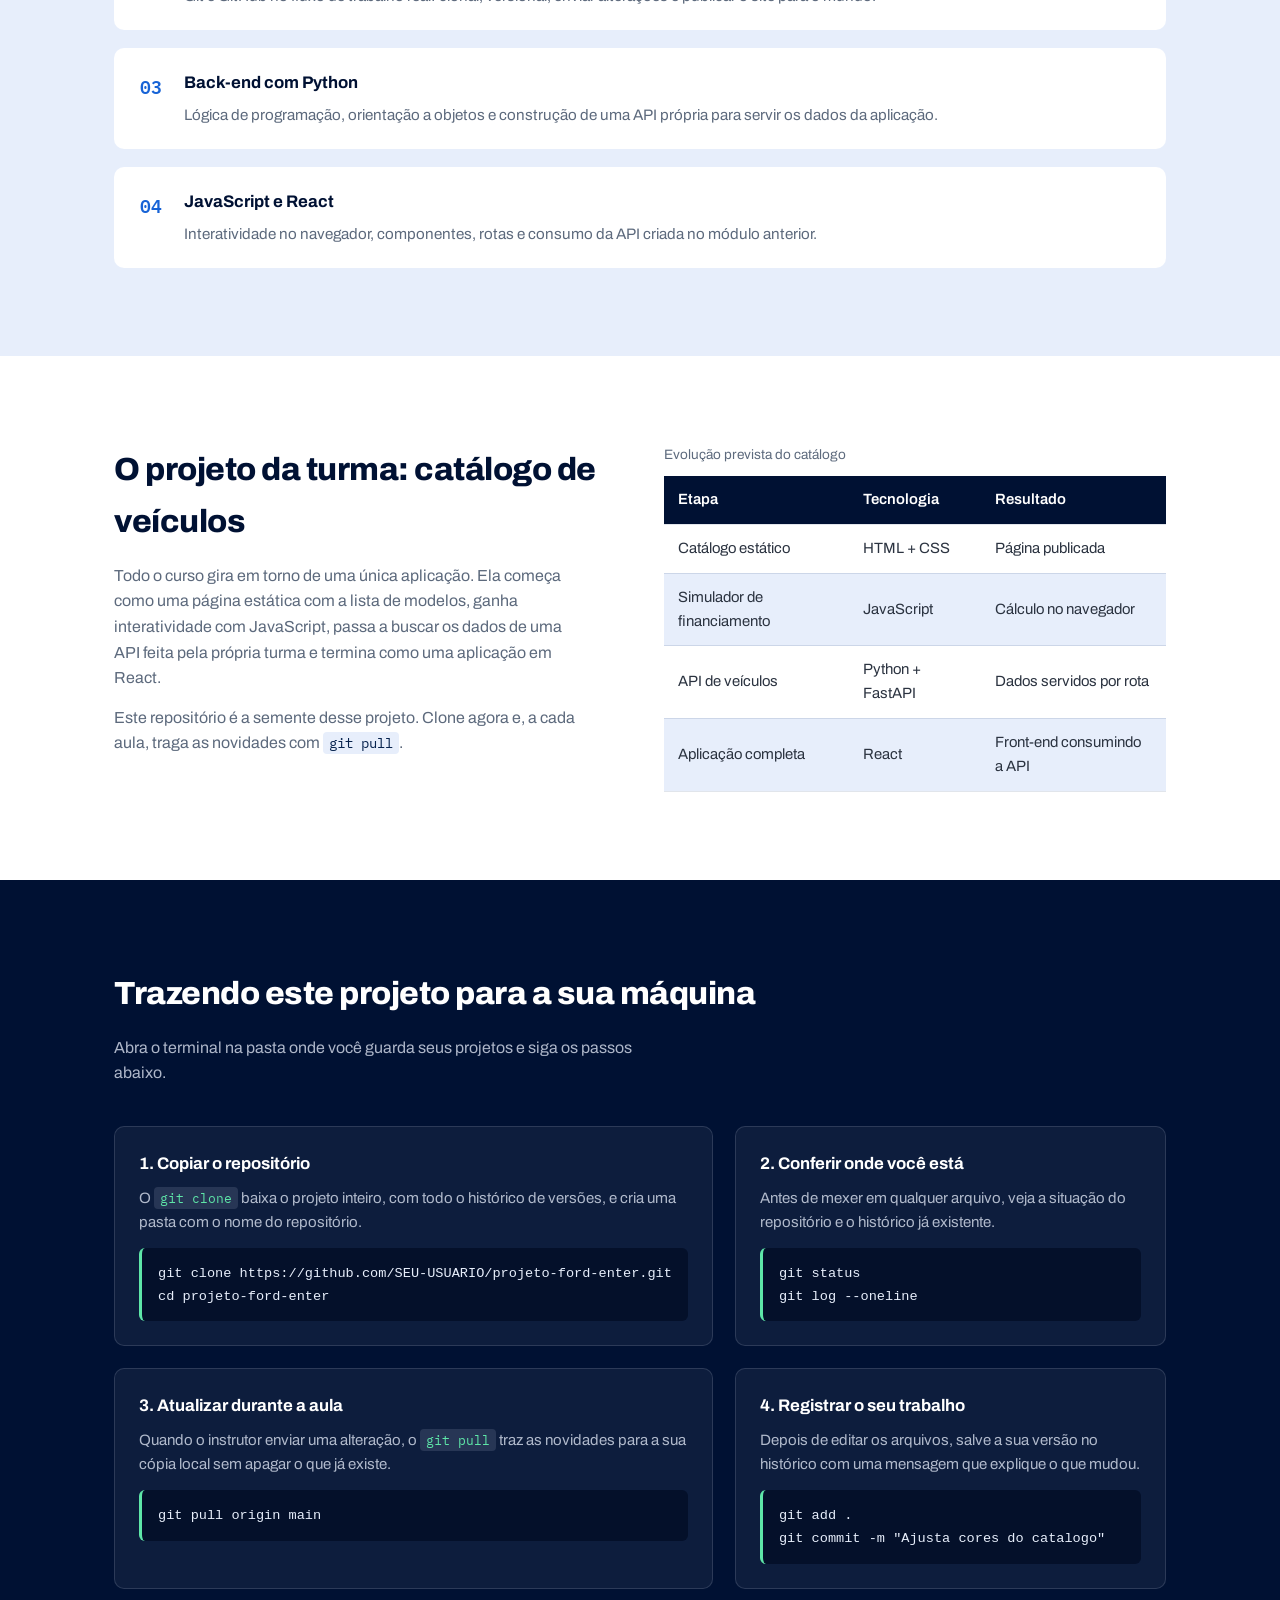
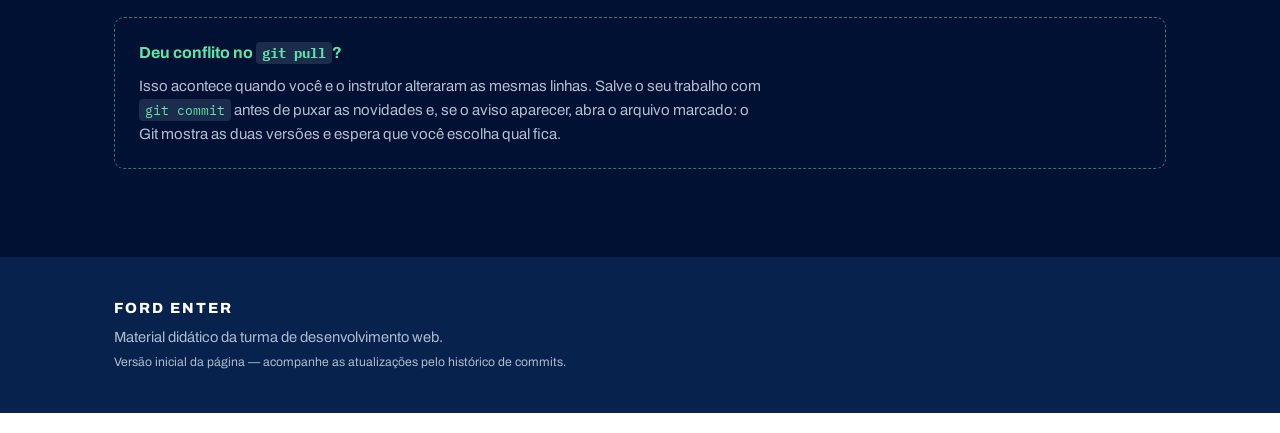
<file: sobre_ford.html>
<!DOCTYPE html>
<html lang="pt-BR">

<head>
  <!-- Metadados básicos: codificação e responsividade (Aula 13) -->
  <meta charset="UTF-8">
  <meta name="viewport" content="width=device-width, initial-scale=1.0">

  <!-- Metadados de SEO (Aula 03) -->
  <title>Projeto Ford Enter | Programa de formação em desenvolvimento web</title>
  <meta name="description"
    content="Página-base do projeto Ford Enter: o que é o programa, a trilha de aprendizagem e como clonar este repositório com Git.">
  <meta name="author" content="Turma Ford Enter">

  <!-- Fontes externas -->
  <link rel="preconnect" href="https://fonts.googleapis.com">
  <link rel="preconnect" href="https://fonts.gstatic.com" crossorigin>
  <link href="https://fonts.googleapis.com/css2?family=Archivo:wght@400;600;800&family=IBM+Plex+Mono:wght@400;600&display=swap"
    rel="stylesheet">

  <!-- Folha de estilos do projeto (CSS externo, Aula 07) -->
  <link rel="stylesheet" href="style_sobre_ford.css">
</head>

<body>

  <!-- ===== Cabeçalho e navegação ===== -->
  <header class="cabecalho">
    <div class="container cabecalho__conteudo">
      <a class="marca" href="sobre_ford.html">
        <span class="marca__oval">Ford</span>
        <span class="marca__texto">Enter</span>
      </a>

      <nav class="menu" aria-label="Navegação principal">
        <ul class="menu__lista">
          <a href="home.html">Volt Driver</a>
          <li><a href="#programa">O programa</a></li>
          <li><a href="#trilha">Trilha</a></li>
          <li><a href="#projeto">Projeto final</a></li>
          <li><a href="#git">Usar o repositório</a></li>
        </ul>
      </nav>
    </div>
  </header>

  <main>

    <!-- ===== Destaque (hero) ===== -->
    <section class="hero">
      <div class="container hero__grade">

        <div class="hero__texto">
          <p class="hero__chamada">Formação em desenvolvimento web</p>
          <h1 class="hero__titulo">Um curso, um projeto, um repositório que cresce a cada aula.</h1>
          <p class="hero__descricao">
            O Ford Enter é um programa de capacitação em tecnologia que leva pessoas sem experiência prévia
            até a construção de uma aplicação web completa. Este repositório é o ponto de partida:
            copie-o para a sua máquina e continue o desenvolvimento a partir daqui.
          </p>

          <div class="hero__acoes">
            <a class="botao botao--principal" href="#git">Como clonar o projeto</a>
            <a class="botao botao--secundario" href="#trilha">Ver a trilha completa</a>
          </div>
        </div>

        <!-- Bloco que imita um terminal: o comando é o próprio "cartão de visitas" da aula -->
        <div class="terminal" aria-label="Exemplo de uso do terminal">
          <div class="terminal__barra">
            <span class="terminal__ponto"></span>
            <span class="terminal__ponto"></span>
            <span class="terminal__ponto"></span>
            <span class="terminal__nome">bash — projeto-ford-enter</span>
          </div>
          <pre class="terminal__corpo"><code><span class="prompt">aluno@enter:~$</span> git clone https://github.com/lucas-lcm/projeto-ford-enter.git
<span class="saida">Cloning into 'projeto-ford-enter'...</span>
<span class="saida">Receiving objects: 100% (18/18), done.</span>

<span class="prompt">aluno@enter:~$</span> cd projeto-ford-enter
<span class="prompt">aluno@enter:~$</span> git log --oneline
<span class="saida">a1b2c3d Estrutura inicial da pagina</span></code></pre>
        </div>

      </div>
    </section>

    <!-- ===== O programa ===== -->
    <section class="secao" id="programa">
      <div class="container">
        <h2 class="secao__titulo">O que é o Ford Enter</h2>
        <p class="secao__intro">
          Uma iniciativa de formação gratuita que combina aulas práticas, acompanhamento de instrutores
          e um projeto real construído do começo ao fim pela turma.
        </p>

        <ul class="cartoes">
          <li class="cartao">
            <h3 class="cartao__titulo">Aprender fazendo</h3>
            <p>Cada conteúdo novo entra direto no projeto da turma. Nada de exercício solto: o que
              você estuda hoje aparece na página amanhã.</p>
          </li>
          <li class="cartao">
            <h3 class="cartao__titulo">Ferramentas de mercado</h3>
            <p>Terminal, Git, GitHub, VS Code e publicação na nuvem. O mesmo fluxo que uma equipe de
              desenvolvimento usa no dia a dia.</p>
          </li>
          <li class="cartao">
            <h3 class="cartao__titulo">Portfólio desde o início</h3>
            <p>Ao final do programa, o histórico de commits mostra a sua evolução e o projeto publicado
              vira o primeiro item do seu portfólio.</p>
          </li>
        </ul>
      </div>
    </section>

    <!-- ===== Trilha de aprendizagem ===== -->
    <section class="secao secao--clara" id="trilha">
      <div class="container">
        <h2 class="secao__titulo">A trilha, módulo a módulo</h2>
        <p class="secao__intro">
          A sequência é cumulativa: cada módulo usa o que foi construído no anterior.
        </p>

        <ol class="trilha">
          <li class="trilha__etapa">
            <span class="trilha__numero">01</span>
            <div>
              <h3 class="trilha__titulo">Front-end: HTML e CSS</h3>
              <p>Tags, HTML semântico, acessibilidade, prototipagem, box model, posicionamento,
                Flexbox, CSS Grid e design responsivo.</p>
            </div>
          </li>
          <li class="trilha__etapa">
            <span class="trilha__numero">02</span>
            <div>
              <h3 class="trilha__titulo">Versionamento e publicação</h3>
              <p>Git e GitHub no fluxo de trabalho real: clonar, versionar, enviar alterações e
                publicar o site para o mundo.</p>
            </div>
          </li>
          <li class="trilha__etapa">
            <span class="trilha__numero">03</span>
            <div>
              <h3 class="trilha__titulo">Back-end com Python</h3>
              <p>Lógica de programação, orientação a objetos e construção de uma API própria para
                servir os dados da aplicação.</p>
            </div>
          </li>
          <li class="trilha__etapa">
            <span class="trilha__numero">04</span>
            <div>
              <h3 class="trilha__titulo">JavaScript e React</h3>
              <p>Interatividade no navegador, componentes, rotas e consumo da API criada no módulo
                anterior.</p>
            </div>
          </li>
        </ol>
      </div>
    </section>

    <!-- ===== Projeto final ===== -->
    <section class="secao" id="projeto">
      <div class="container projeto">
        <div class="projeto__texto">
          <h2 class="secao__titulo">O projeto da turma: catálogo de veículos</h2>
          <p>
            Todo o curso gira em torno de uma única aplicação. Ela começa como uma página estática
            com a lista de modelos, ganha interatividade com JavaScript, passa a buscar os dados de
            uma API feita pela própria turma e termina como uma aplicação em React.
          </p>
          <p>
            Este repositório é a semente desse projeto. Clone agora e, a cada aula, traga as
            novidades com <code class="codigo">git pull</code>.
          </p>
        </div>

        <table class="tabela">
          <caption>Evolução prevista do catálogo</caption>
          <thead>
            <tr>
              <th scope="col">Etapa</th>
              <th scope="col">Tecnologia</th>
              <th scope="col">Resultado</th>
            </tr>
          </thead>
          <tbody>
            <tr>
              <td>Catálogo estático</td>
              <td>HTML + CSS</td>
              <td>Página publicada</td>
            </tr>
            <tr>
              <td>Simulador de financiamento</td>
              <td>JavaScript</td>
              <td>Cálculo no navegador</td>
            </tr>
            <tr>
              <td>API de veículos</td>
              <td>Python + FastAPI</td>
              <td>Dados servidos por rota</td>
            </tr>
            <tr>
              <td>Aplicação completa</td>
              <td>React</td>
              <td>Front-end consumindo a API</td>
            </tr>
          </tbody>
        </table>
      </div>
    </section>

    <!-- ===== Instruções de Git ===== -->
    <section class="secao secao--escura" id="git">
      <div class="container">
        <h2 class="secao__titulo">Trazendo este projeto para a sua máquina</h2>
        <p class="secao__intro">
          Abra o terminal na pasta onde você guarda seus projetos e siga os passos abaixo.
        </p>

        <div class="passos">

          <article class="passo">
            <h3 class="passo__titulo">1. Copiar o repositório</h3>
            <p>O <code class="codigo">git clone</code> baixa o projeto inteiro, com todo o histórico de
              versões, e cria uma pasta com o nome do repositório.</p>
            <pre class="bloco-codigo"><code>git clone https://github.com/SEU-USUARIO/projeto-ford-enter.git
cd projeto-ford-enter</code></pre>
          </article>

          <article class="passo">
            <h3 class="passo__titulo">2. Conferir onde você está</h3>
            <p>Antes de mexer em qualquer arquivo, veja a situação do repositório e o histórico já
              existente.</p>
            <pre class="bloco-codigo"><code>git status
git log --oneline</code></pre>
          </article>

          <article class="passo">
            <h3 class="passo__titulo">3. Atualizar durante a aula</h3>
            <p>Quando o instrutor enviar uma alteração, o <code class="codigo">git pull</code> traz as
              novidades para a sua cópia local sem apagar o que já existe.</p>
            <pre class="bloco-codigo"><code>git pull origin main</code></pre>
          </article>

          <article class="passo">
            <h3 class="passo__titulo">4. Registrar o seu trabalho</h3>
            <p>Depois de editar os arquivos, salve a sua versão no histórico com uma mensagem que
              explique o que mudou.</p>
            <pre class="bloco-codigo"><code>git add .
git commit -m "Ajusta cores do catalogo"</code></pre>
          </article>

        </div>

        <aside class="aviso">
          <h3 class="aviso__titulo">Deu conflito no <code class="codigo">git pull</code>?</h3>
          <p>
            Isso acontece quando você e o instrutor alteraram as mesmas linhas. Salve o seu trabalho
            com <code class="codigo">git commit</code> antes de puxar as novidades e, se o aviso
            aparecer, abra o arquivo marcado: o Git mostra as duas versões e espera que você escolha
            qual fica.
          </p>
        </aside>
      </div>
    </section>

  </main>

  <!-- ===== Rodapé ===== -->
  <footer class="rodape">
    <div class="container rodape__conteudo">
      <p class="rodape__marca">Ford Enter</p>
      <p>Material didático da turma de desenvolvimento web.</p>
      <p><small>Versão inicial da página — acompanhe as atualizações pelo histórico de commits.</small></p>
    </div>
  </footer>

</body>

</html>
</file>
<file: home.css>
.links {
    display: grid;
    grid-template-columns: minmax(180px, 1fr) minmax(0, 2fr);
    align-items: center;
    gap: 24px;
    padding: 16px 24px;
    background-color: rgba(43, 116, 252, 0.822);
    border-radius: var(--raio);
}

.links header {
    min-width: 0;
}

#titulo {
    margin: 0;
    color: #ffffff;
    font-size: clamp(1.5rem, 3vw, 2rem);
    line-height: 1.2;
}

.menu-principal {
    display: flex;
    justify-content: flex-end;
    align-items: center;
    flex-wrap: wrap;
    gap: 12px;
}

.menu-principal a {
    color: #ffffff;
    font-size: 0.9rem;
    text-decoration: none;
    padding: 8px 10px;
    border-radius: 6px;
    transition: background-color 0.2s ease, color 0.2s ease;
}

.menu-principal a:hover,
.menu-principal a.active {
    background-color: rgba(255, 255, 255, 0.2);
    color: #ffffff;
}

.menuprimeira-linha {
    margin-top: 20px;
}

.propaganda {
    padding: 24px;
    border: 1px solid #c9def5;
    border-left: 6px solid #2878c8;
    border-radius: 8px;
    background-color: #ffffff;
}

.propaganda h2 {
    margin: 0;
    color: #123d70;
    font-size: clamp(1.4rem, 3vw, 2rem);
}

@media (max-width: 720px) {
    .links {
        grid-template-columns: 1fr;
        gap: 16px;
    }

    .menu-principal {
        justify-content: flex-start;
    }
}

.menu-segunda-linha {
    margin-top: 20px;
    display: flex;
    flex-wrap: wrap;
    justify-content: center;
    align-items: center;
    gap: 14px;
    width: 100%;
    padding: 14px;
    border: 1px solid #c9def5;
    border-radius: 8px;
    background-color: #ffffff;
    box-shadow: 0 4px 12px rgba(18, 61, 112, 0.08);
}

.campo-pesquisa,
.campo-marca {
    display: flex;
    flex-direction: column;
    gap: 5px;
    color: #123d70;
    font-size: 0.85rem;
    font-weight: 600;
}

.campo-pesquisa input,
.campo-marca select {
    min-height: 42px;
    padding: 8px 12px;
    border: 1px solid #d8e7f7;
    border-radius: 6px;
    background-color: #ffffff;
    color: #123d70;
    font: inherit;
}

.campo-pesquisa input {
    min-width: 210px;
}

.filtros-tipo {
    display: flex;
    flex-wrap: wrap;
    justify-content: center;
    gap: 8px;
    padding-top: 20px;
}

.filtro-tipo {
    min-height: 42px;
    padding: 8px 14px;
    border: 1px solid #2878c8;
    border-radius: 6px;
    background-color: #ffffff;
    color: #123d70;
    cursor: pointer;
    font: inherit;
    transition: background-color 0.2s ease, color 0.2s ease;
}

.filtro-tipo:hover,
.filtro-tipo.ativo {
    background-color: #2878c8;
    color: #ffffff;
}

.filtro-tipo:focus-visible,
.campo-pesquisa input:focus-visible,
.campo-marca select:focus-visible {
    outline: 3px solid #9ccaff;
    outline-offset: 2px;
}

.resultado-busca {
    margin: 16px 0 8px;
    color: #123d70;
}

.carrinhos {
    display: grid;
    grid-template-columns: repeat(auto-fit, minmax(min(100%, 220px), 1fr));
    gap: 16px;
    margin-top: 12px;
}

.card {
    padding: 18px;
    border: 1px solid #c9def5;
    border-radius: 8px;
    background-color: #ffffff;
}

.imagem-veiculo {
    display: block;
    width: 100%;
    height: 160px;
    margin-bottom: 14px;
    border-radius: 6px;
    object-fit: cover;
}

.card h2 {
    margin: 0 0 8px;
    color: #123d70;
    font-size: 1.2rem;
}

.detalhe-veiculo {
    margin: 0 0 12px;
    color: #526b84;
}

.tipo-anuncio {
    display: inline-block;
    margin: 0 0 12px;
    padding: 4px 9px;
    border-radius: 999px;
    background-color: #e8f2ff;
    color: #1769aa;
    font-size: 0.85rem;
    font-weight: 600;
}

.preco-veiculo {
    margin: 0;
    color: #123d70;
    font-weight: 700;
}

.card[hidden] {
    display: none;
}

.sem-resultados {
    grid-column: 1 / -1;
    padding: 20px;
    border: 1px dashed #9bbadd;
    border-radius: 8px;
    color: #526b84;
    text-align: center;
}

.secao-promocoes {
    margin-top: 32px;
}

.secao-promocoes > h2 {
    margin: 0 0 16px;
    color: #123d70;
}

.promocoes {
    display: grid;
    grid-template-columns: repeat(2, minmax(0, 1fr));
    gap: 16px;
}

.bloco-promocao {
    display: grid;
    grid-template-columns: minmax(120px, 0.9fr) minmax(0, 1.1fr);
    align-items: center;
    overflow: hidden;
    border: 1px solid #c9def5;
    border-radius: 8px;
    background-color: #ffffff;
}

.bloco-promocao > img {
    width: 100%;
    height: 100%;
    min-height: 190px;
    object-fit: cover;
}

.detalhes-promocao {
    padding: 18px;
}

.selo-promocao {
    margin: 0 0 8px;
    color: #2878c8;
    font-size: 0.8rem;
    font-weight: 700;
    text-transform: uppercase;
}

.detalhes-promocao h3 {
    margin: 0 0 12px;
    color: #123d70;
}

.preco-promocional {
    margin: 0 0 16px;
    color: #123d70;
    font-size: 1.1rem;
    font-weight: 700;
}

.detalhes-promocao > a {
    display: inline-block;
    padding: 9px 14px;
    border-radius: 6px;
    background-color: #2878c8;
    color: #ffffff;
    font-weight: 600;
    text-decoration: none;
}

.detalhes-promocao > a:hover {
    background-color: #1769aa;
}

@media (max-width: 720px) {
    .promocoes {
        grid-template-columns: 1fr;
    }
}

@media (max-width: 440px) {
    .bloco-promocao {
        grid-template-columns: 1fr;
    }

    .bloco-promocao > img {
        height: 170px;
        min-height: 0;
    }
}
</file>
<file: carrinho.css>
CSS
:root {
    --raio: 10px;
    --cor-primaria: #2b74fc;
    --cor-texto: #1d2538;
    --cor-subtexto: #5b6478;
    --borda-cor: #e2e8f0;
}

* {
    box-sizing: border-box;
    font-family: 'Segoe UI', Tahoma, Geneva, Verdana, sans-serif;
}

body {
    background-color: #f5f7fa;
    margin: 0;
    padding: 20px;
    color: var(--cor-texto);
}

.container {
    max-width: 1000px;
    margin: 0 auto;
}

.links {
    display: grid;
    grid-template-columns: minmax(180px, 1fr) minmax(0, 2fr);
    align-items: center;
    gap: 24px;
    padding: 16px 24px;
    background-color: rgba(43, 116, 252, 0.822);
    border-radius: var(--raio);
}

.links header {
    min-width: 0;
}

#titulo {
    margin: 0;
    color: #ffffff;
    font-size: clamp(1.5rem, 3vw, 2rem);
    line-height: 1.2;
}

.menu-principal {
    display: flex;
    justify-content: flex-end;
    align-items: center;
    flex-wrap: wrap;
    gap: 12px;
}

.menu-principal a {
    color: #ffffff;
    font-size: 0.9rem;
    text-decoration: none;
    padding: 8px 10px;
    border-radius: 6px;
    transition: background-color 0.2s ease, color 0.2s ease;
}

.menu-principal a:hover,
.menu-principal a.active {
    background-color: rgba(255, 255, 255, 0.2);
    color: #ffffff;
}

@media (max-width: 720px) {
    .links {
        grid-template-columns: 1fr;
        gap: 16px;
    }

    .menu-principal {
        justify-content: flex-start;
    }
}


.titulo-carrinho {
    margin: 24px 0;
    text-align: center;
}

.titulo-carrinho h2 {
    font-size: 1.8rem;
    color: #000;
}


.lista-produtos {
    display: flex;
    flex-direction: column;
    gap: 16px;
    margin-bottom: 30px;
}

.produto-card {
    display: flex;
    gap: 16px;
    background: #ffffff;
    border: 1px solid var(--borda-cor);
    border-radius: 12px;
    padding: 12px;
    box-shadow: 0 2px 8px rgba(0, 0, 0, 0.04);
}

.imagem-container {
    width: 140px;
    height: 110px;
    flex-shrink: 0;
}

.imagem-container img {
    width: 100%;
    height: 100%;
    object-fit: cover;
    border-radius: 8px;
}

.produto-detalhes {
    flex: 1;
    display: flex;
    flex-direction: column;
    justify-content: space-between;
}

.topo-card {
    display: flex;
    justify-content: space-between;
    align-items: center;
}

.topo-card h3 {
    margin: 0;
    font-size: 1.05rem;
    color: #0f172a;
}

.select-tipo {
    padding: 2px 8px;
    border: 1px solid var(--borda-cor);
    border-radius: 6px;
    font-size: 0.8rem;
    background-color: #fff;
    color: var(--cor-subtexto);
    cursor: pointer;
}

.preco-eco {
    display: flex;
    align-items: center;
    gap: 6px;
    margin: 4px 0;
}

.icone-eco {
    color: #22c55e;
    font-size: 0.9rem;
}

.preco-eco .valor {
    font-weight: 700;
    font-size: 0.95rem;
    color: #0b193c;
}

.periodo-info {
    font-size: 0.85rem;
    color: var(--cor-subtexto);
}

.periodo-titulo {
    margin: 0;
    font-weight: 600;
    color: #334155;
}

.datas {
    margin: 2px 0 0 0;
    font-size: 0.8rem;
}

.acoes-card {
    display: flex;
    justify-content: space-between;
    align-items: center;
    margin-top: 8px;
}

.controle-qtd {
    display: inline-flex;
    align-items: center;
    border: 1px solid var(--borda-cor);
    border-radius: 6px;
    overflow: hidden;
}

.btn-qtd {
    background: none;
    border: none;
    padding: 4px 10px;
    cursor: pointer;
    font-weight: bold;
    color: #334155;
}

.btn-qtd:hover {
    background-color: #f1f5f9;
}

.controle-qtd span {
    padding: 0 8px;
    font-size: 0.85rem;
}

.btn-remover {
    background: none;
    border: none;
    color: #64748b;
    cursor: pointer;
    font-size: 1.1rem;
    padding: 4px;
    transition: color 0.2s;
}

.btn-remover:hover {
    color: #ef4444;
}


.resumo-container {
    background: #ffffff;
    border: 1px solid var(--borda-cor);
    border-radius: 12px;
    padding: 20px;
    max-width: 450px;
    margin: 0 auto;
}

.resumo-container h3 {
    margin: 0 0 16px 0;
    font-size: 1.1rem;
    text-align: center;
}

.linha-resumo {
    display: flex;
    justify-content: space-between;
    margin-bottom: 8px;
    font-size: 0.9rem;
    color: var(--cor-subtexto);
}

.linha-resumo.total {
    color: var(--cor-texto);
    font-size: 1rem;
    margin-top: 10px;
}

.linha-resumo.estimativa {
    font-size: 0.8rem;
    margin-top: 6px;
}

hr {
    border: none;
    border-top: 1px solid var(--borda-cor);
    margin: 12px 0;
}

/* BOTÕES DE AÇÃO DO RESUMO */
.botoes-resumo {
    display: flex;
    flex-direction: column;
    gap: 10px;
    margin-top: 16px;
}

.btn-finalizar {
    background-color: var(--cor-primaria);
    color: #ffffff;
    border: none;
    padding: 10px;
    border-radius: 6px;
    font-weight: 600;
    cursor: pointer;
    transition: opacity 0.2s;
}

.btn-finalizar:hover {
    opacity: 0.9;
}

.btn-continuar {
    background-color: #f1f5f9;
    color: #475569;
    border: 1px solid var(--borda-cor);
    padding: 10px;
    border-radius: 6px;
    font-weight: 500;
    cursor: pointer;
    transition: background-color 0.2s;
}

.btn-continuar:hover {
    background-color: #e2e8f0;
}

/* RESPONSIVIDADE */
@media (max-width: 500px) {
    .produto-card {
        flex-direction: column;
    }

    .imagem-container {
        width: 100%;
        height: 160px;
    }
}
</file>
<file: style.css>
/* --- 1. VARIÁVEIS GLOBAIS DE CORES E ESTILOS --- */
:root {
    --raio: 8px;
    --cor-primaria: rgba(43, 116, 252, 0.822);
    --cor-primaria-hover: #1a5deb;
    --cor-fundo: #f8f9fa;
    --cor-texto: #333333;
    --cor-branco: #ffffff;
    --cor-cinza-claro: #e9ecef;
    --cor-cinza-texto: #555555;
}

/* --- 2. RESET E TIPOGRAFIA BASE --- */
* {
    box-sizing: border-box;
}

body {
    font-family: Arial, sans-serif;
    background-color: var(--cor-fundo);
    color: var(--cor-texto);
    margin: 0;
    padding: 0;
    width: 100vw;
    overflow-x: hidden; /* Evita barra de rolagem horizontal indesejada */
}

/* Container Principal alterado para cobrir a tela inteira */
.container {
    width: 100%;
    min-height: 100vh;
    padding: 20px 40px; /* Ajuste o padding lateral conforme preferir (ex: 40px) */
    display: flex;
    flex-direction: column;
    gap: 30px;
    margin: 0;
    max-width: none; /* Remove a limitação anterior de 1200px */
}

/* --- 3. CABEÇALHO GLOBAL E MENU --- */
.welcome-card {
    width: 100%;
}

.links {
    display: grid;
    grid-template-columns: minmax(180px, 1fr) minmax(0, 2fr);
    align-items: center;
    gap: 24px;
    padding: 16px 24px;
    background-color: var(--cor-primaria);
    border-radius: var(--raio);
    width: 100%; /* Garante que o cabeçalho ocupe toda a largura disponível */
}

.links header {
    min-width: 0;
    display: flex;
    align-items: center;
    gap: 15px;
}

.links header img {
    height: 40px;
    border-radius: 4px;
}

#titulo {
    margin: 0;
    color: var(--cor-branco);
    font-size: clamp(1.5rem, 3vw, 2rem);
    line-height: 1.2;
}

.menu-principal {
    display: flex;
    justify-content: flex-end;
    align-items: center;
    flex-wrap: wrap;
    gap: 12px;
}

.menu-principal a {
    color: var(--cor-branco);
    font-size: 0.9rem;
    text-decoration: none;
    padding: 8px 10px;
    border-radius: 6px;
    transition: background-color 0.2s ease, color 0.2s ease;
}

.menu-principal a:hover,
.menu-principal a.active {
    background-color: rgba(255, 255, 255, 0.2);
    color: var(--cor-branco);
}

/* Responsividade do cabeçalho para telas menores */
@media (max-width: 720px) {
    .links {
        grid-template-columns: 1fr;
        gap: 16px;
    }
    .menu-principal {
        justify-content: flex-start;
    }
    .container {
        padding: 10px 15px; /* Reduz o padding em telas mobile */
    }
}

/* --- 4. SEÇÃO HERO / DESTAQUE (Modelos e Promoções) --- */
.reservar-hero {
    display: flex;
    align-items: center;
    justify-content: space-between;
    background-color: var(--cor-branco);
    padding: 40px;
    border-radius: var(--raio);
    box-shadow: 0 4px 12px rgba(0,0,0,0.05);
    flex-wrap: wrap;
    gap: 30px;
    width: 100%;
}

.texto-reserva {
    flex: 1;
    min-width: 300px;
}

.texto-reserva h2 {
    font-size: 2.2rem;
    margin-bottom: 10px;
    color: #1a1a1a;
}

.texto-reserva p {
    font-size: 1.1rem;
    margin-bottom: 20px;
    color: var(--cor-cinza-texto);
    line-height: 1.5;
}

.imagem-reserva {
    flex: 1;
    min-width: 300px;
    display: flex;
    justify-content: center;
}

.imagem-reserva img {
    width: 100%;
    max-width: 500px;
    border-radius: var(--raio);
    object-fit: cover;
}

/* --- 5. GRIDS E CARDS DE PRODUTOS/ITENS --- */
.titulo-secao {
    margin-bottom: 20px;
    font-size: 1.8rem;
    border-bottom: 2px solid var(--cor-primaria);
    display: inline-block;
    padding-bottom: 5px;
    color: #1a1a1a;
}

.grid-modelos {
    display: flex;
    gap: 20px;
    flex-wrap: wrap;
    justify-content: space-between;
    width: 100%;
}

.card-carro {
    background-color: var(--cor-branco);
    padding: 20px;
    border-radius: var(--raio);
    flex: 1;
    min-width: 280px;
    box-shadow: 0 4px 10px rgba(0,0,0,0.05);
    text-align: center;
    transition: transform 0.2s ease;
}

.card-carro:hover {
    transform: translateY(-5px);
}

.card-carro img {
    width: 100%;
    border-radius: 4px;
    margin-bottom: 15px;
}

.card-carro h3 {
    margin-bottom: 10px;
    color: #333;
}

.card-carro p {
    margin-bottom: 20px;
    color: #666;
    font-size: 0.9rem;
}

/* --- 6. CAIXAS DE CONTEÚDO E INFORMAÇÕES GERAIS --- */
.informações {
    background-color: var(--cor-branco);
    padding: 20px;
    border-radius: var(--raio);
    box-shadow: 0 2px 6px rgba(0,0,0,0.03);
    width: 100%;
}

.informações h2 {
    color: #1a1a1a;
    margin-bottom: 10px;
}

.informações p {
    color: var(--cor-cinza-texto);
    font-size: 1.05rem;
    line-height: 1.6;
    margin-top: 10px;
}

.informações strong {
    color: #1a1a1a;
}

/* --- 7. BOTÕES PADRÃO --- */
.btn-primario, .btn-secundario {
    padding: 10px 24px;
    border-radius: 6px;
    font-weight: bold;
    cursor: pointer;
    border: none;
    transition: background-color 0.2s ease, color 0.2s ease;
}

.btn-primario {
    background-color: var(--cor-primaria);
    color: var(--cor-branco);
    font-size: 1.1rem;
}

.btn-primario:hover {
    background-color: var(--cor-primaria-hover);
}

.btn-secundario {
    background-color: transparent;
    border: 2px solid var(--cor-primaria);
    color: var(--cor-primaria);
}

.btn-secundario:hover {
    background-color: var(--cor-primaria);
    color: var(--cor-branco);
}

/* --- 8. FORMULÁRIOS E CAMPOS DE ENTRADA --- */
input[type="text"],
input[type="email"],
input[type="tel"],
textarea {
    width: 100%;
    padding: 10px;
    border: 1px solid #ccc;
    border-radius: 6px;
    font-family: inherit;
    font-size: 1rem;
    box-sizing: border-box;
}

input:focus, textarea:focus {
    outline: none;
    border-color: var(--cor-primaria);
    box-shadow: 0 0 5px rgba(43, 116, 252, 0.3);
}
</file>
<file: style_sobre_ford.css>
/* =========================================================
   Projeto Ford Enter — folha de estilos
   Organizada na mesma ordem das aulas: variáveis, reset,
   layout base, componentes e, por último, responsividade.
   ========================================================= */

/* ---------- 1. Variáveis de cor e espaçamento ---------- */
:root {
  --azul-profundo: #001133;
  --azul-escuro: #06224d;
  --azul-vivo: #1763d6;
  --azul-claro: #e7eefb;
  --cinza-texto: #2b3340;
  --cinza-suave: #5d6a7d;
  --branco: #ffffff;
  --verde-terminal: #5ee6a8;

  --borda: 1px solid rgba(13, 42, 90, 0.12);
  --raio: 10px;
  --espaco-secao: 88px;
}

/* ---------- 2. Reset básico ---------- */
* {
  margin: 0;
  padding: 0;
  box-sizing: border-box;
  /* box-sizing: a largura já inclui padding e borda (Aula 08) */
}

body {
  font-family: 'Archivo', Arial, Helvetica, sans-serif;
  color: var(--cinza-texto);
  background-color: var(--branco);
  line-height: 1.6;
}

img {
  max-width: 100%;
  display: block;
}

a {
  color: inherit;
  text-decoration: none;
}

/* ---------- 3. Estrutura de página ---------- */
.container {
  width: 100%;
  max-width: 1100px;
  margin: 0 auto;
  /* margens automáticas centralizam o bloco */
  padding: 0 24px;
}

.secao {
  padding: var(--espaco-secao) 0;
}

.secao--clara {
  background-color: var(--azul-claro);
}

.secao--escura {
  background-color: var(--azul-profundo);
  color: var(--azul-claro);
}

.secao__titulo {
  font-size: 2rem;
  font-weight: 800;
  letter-spacing: -0.5px;
  color: var(--azul-profundo);
  margin-bottom: 16px;
}

.secao--escura .secao__titulo {
  color: var(--branco);
}

.secao__intro {
  max-width: 60ch;
  /* linhas curtas são mais fáceis de ler */
  color: var(--cinza-suave);
  margin-bottom: 40px;
}

.secao--escura .secao__intro {
  color: rgba(231, 238, 251, 0.75);
}

/* ---------- 4. Cabeçalho ---------- */
.cabecalho {
  background-color: var(--azul-profundo);
  position: sticky;
  /* o menu acompanha a rolagem (Aula 09) */
  top: 0;
  z-index: 10;
}

.cabecalho__conteudo {
  display: flex;
  /* Flexbox alinha logo e menu (Aula 11) */
  align-items: center;
  justify-content: space-between;
  gap: 24px;
  min-height: 72px;
}

.marca {
  display: flex;
  align-items: center;
  gap: 10px;
}

.marca__oval {
  background-color: var(--azul-vivo);
  color: var(--branco);
  font-weight: 800;
  font-size: 0.95rem;
  padding: 8px 18px;
  border-radius: 999px;
}

.marca__texto {
  color: var(--branco);
  font-weight: 600;
  letter-spacing: 3px;
  text-transform: uppercase;
  font-size: 0.85rem;
}

.menu__lista {
  list-style: none;
  display: flex;
  flex-wrap: wrap;
  gap: 24px;
}

.menu__lista a {
  color: rgba(231, 238, 251, 0.8);
  font-size: 0.95rem;
  padding-bottom: 4px;
  border-bottom: 2px solid transparent;
}

/* Pseudoclasses de interação (Aula 10) */
.menu__lista a:hover,
.menu__lista a:focus-visible {
  color: var(--branco);
  border-bottom-color: var(--verde-terminal);
}

/* ---------- 5. Destaque (hero) ---------- */
.hero {
  background: linear-gradient(180deg, var(--azul-profundo) 0%, var(--azul-escuro) 100%);
  color: var(--branco);
  padding: 72px 0 80px;
}

.hero__grade {
  display: grid;
  /* CSS Grid em duas colunas (Aula 12) */
  grid-template-columns: 1.05fr 1fr;
  gap: 48px;
  align-items: center;
}

.hero__chamada {
  color: var(--verde-terminal);
  font-size: 0.85rem;
  letter-spacing: 2px;
  margin-bottom: 16px;
}

.hero__titulo {
  font-size: 2.6rem;
  line-height: 1.15;
  font-weight: 800;
  letter-spacing: -1px;
  margin-bottom: 20px;
}

.hero__descricao {
  color: rgba(231, 238, 251, 0.82);
  max-width: 52ch;
  margin-bottom: 32px;
}

.hero__acoes {
  display: flex;
  flex-wrap: wrap;
  gap: 14px;
}

.botao {
  display: inline-block;
  padding: 13px 26px;
  border-radius: var(--raio);
  font-weight: 600;
  font-size: 0.95rem;
  transition: background-color 0.2s, color 0.2s;
}

.botao--principal {
  background-color: var(--azul-vivo);
  color: var(--branco);
}

.botao--principal:hover,
.botao--principal:focus-visible {
  background-color: #2f7bf0;
}

.botao--secundario {
  border: 1px solid rgba(231, 238, 251, 0.45);
  color: var(--azul-claro);
}

.botao--secundario:hover,
.botao--secundario:focus-visible {
  background-color: rgba(231, 238, 251, 0.12);
}

/* ---------- 6. Bloco de terminal ---------- */
.terminal {
  background-color: #04102a;
  border: 1px solid rgba(94, 230, 168, 0.25);
  border-radius: var(--raio);
  overflow: hidden;
}

.terminal__barra {
  display: flex;
  align-items: center;
  gap: 7px;
  padding: 12px 16px;
  background-color: rgba(255, 255, 255, 0.06);
}

.terminal__ponto {
  width: 10px;
  height: 10px;
  border-radius: 50%;
  background-color: rgba(231, 238, 251, 0.35);
}

.terminal__nome {
  margin-left: 10px;
  font-size: 0.78rem;
  color: rgba(231, 238, 251, 0.6);
  font-family: 'IBM Plex Mono', monospace;
}

.terminal__corpo {
  padding: 20px 18px 24px;
  font-family: 'IBM Plex Mono', monospace;
  font-size: 0.86rem;
  line-height: 1.8;
  color: var(--azul-claro);
  overflow-x: auto;
  /* em telas pequenas o código rola na horizontal */
}

.prompt {
  color: var(--verde-terminal);
}

.saida {
  color: rgba(231, 238, 251, 0.55);
}

/* ---------- 7. Cartões ---------- */
.cartoes {
  list-style: none;
  display: grid;
  grid-template-columns: repeat(3, 1fr);
  gap: 24px;
}

.cartao {
  border: var(--borda);
  border-top: 3px solid var(--azul-vivo);
  border-radius: var(--raio);
  padding: 26px 24px;
}

.cartao__titulo {
  font-size: 1.1rem;
  color: var(--azul-profundo);
  margin-bottom: 10px;
}

.cartao p {
  color: var(--cinza-suave);
  font-size: 0.95rem;
}

/* ---------- 8. Trilha (sequência numerada) ---------- */
.trilha {
  list-style: none;
  display: grid;
  gap: 18px;
}

.trilha__etapa {
  display: flex;
  gap: 22px;
  align-items: flex-start;
  background-color: var(--branco);
  border-radius: var(--raio);
  padding: 22px 26px;
}

.trilha__numero {
  font-family: 'IBM Plex Mono', monospace;
  font-weight: 600;
  color: var(--azul-vivo);
  font-size: 1.1rem;
  padding-top: 2px;
}

.trilha__titulo {
  font-size: 1.05rem;
  color: var(--azul-profundo);
  margin-bottom: 6px;
}

.trilha__etapa p {
  color: var(--cinza-suave);
  font-size: 0.95rem;
}

/* ---------- 9. Projeto e tabela ---------- */
.projeto {
  display: grid;
  grid-template-columns: 1fr 1fr;
  gap: 48px;
  align-items: start;
}

.projeto__texto p {
  color: var(--cinza-suave);
  margin-bottom: 14px;
  max-width: 52ch;
}

.codigo {
  font-family: 'IBM Plex Mono', monospace;
  font-size: 0.88em;
  background-color: var(--azul-claro);
  color: var(--azul-escuro);
  padding: 2px 6px;
  border-radius: 4px;
}

.secao--escura .codigo {
  background-color: rgba(231, 238, 251, 0.12);
  color: var(--verde-terminal);
}

.tabela {
  width: 100%;
  border-collapse: collapse;
  font-size: 0.93rem;
}

.tabela caption {
  text-align: left;
  color: var(--cinza-suave);
  font-size: 0.85rem;
  padding-bottom: 10px;
}

.tabela th,
.tabela td {
  text-align: left;
  padding: 12px 14px;
  border-bottom: var(--borda);
}

.tabela thead th {
  background-color: var(--azul-profundo);
  color: var(--branco);
  font-weight: 600;
}

/* Pseudoclasse de linhas alternadas (Aula 10) */
.tabela tbody tr:nth-child(even) {
  background-color: var(--azul-claro);
}

/* ---------- 10. Passos do Git ---------- */
.passos {
  display: grid;
  grid-template-columns: repeat(2, 1fr);
  gap: 22px;
}

.passo {
  background-color: rgba(255, 255, 255, 0.05);
  border: 1px solid rgba(231, 238, 251, 0.14);
  border-radius: var(--raio);
  padding: 24px;
}

.passo__titulo {
  color: var(--branco);
  font-size: 1.05rem;
  margin-bottom: 8px;
}

.passo p {
  color: rgba(231, 238, 251, 0.75);
  font-size: 0.94rem;
  margin-bottom: 14px;
}

.bloco-codigo {
  background-color: #04102a;
  border-left: 3px solid var(--verde-terminal);
  border-radius: 6px;
  padding: 14px 16px;
  font-family: 'IBM Plex Mono', monospace;
  font-size: 0.85rem;
  color: var(--azul-claro);
  overflow-x: auto;
}

.aviso {
  margin-top: 28px;
  border: 1px dashed rgba(94, 230, 168, 0.5);
  border-radius: var(--raio);
  padding: 22px 24px;
}

.aviso__titulo {
  color: var(--verde-terminal);
  font-size: 1rem;
  margin-bottom: 8px;
}

.aviso p {
  color: rgba(231, 238, 251, 0.78);
  font-size: 0.94rem;
  max-width: 70ch;
}

/* ---------- 11. Rodapé ---------- */
.rodape {
  background-color: var(--azul-escuro);
  color: rgba(231, 238, 251, 0.75);
  padding: 40px 0;
  font-size: 0.92rem;
}

.rodape__marca {
  color: var(--branco);
  font-weight: 800;
  letter-spacing: 2px;
  text-transform: uppercase;
  margin-bottom: 6px;
}

/* ---------- 12. Responsividade (Aula 13) ---------- */
@media (max-width: 900px) {

  .hero__grade,
  .projeto {
    grid-template-columns: 1fr;
  }

  .cartoes,
  .passos {
    grid-template-columns: 1fr;
  }

  .hero__titulo {
    font-size: 2.1rem;
  }
}

@media (max-width: 600px) {
  :root {
    --espaco-secao: 56px;
  }

  .cabecalho__conteudo {
    flex-direction: column;
    align-items: flex-start;
    padding-top: 14px;
    padding-bottom: 14px;
  }

  .menu__lista {
    gap: 16px;
  }

  .hero__titulo {
    font-size: 1.8rem;
  }

  .trilha__etapa {
    flex-direction: column;
    gap: 8px;
  }
}
</file>
